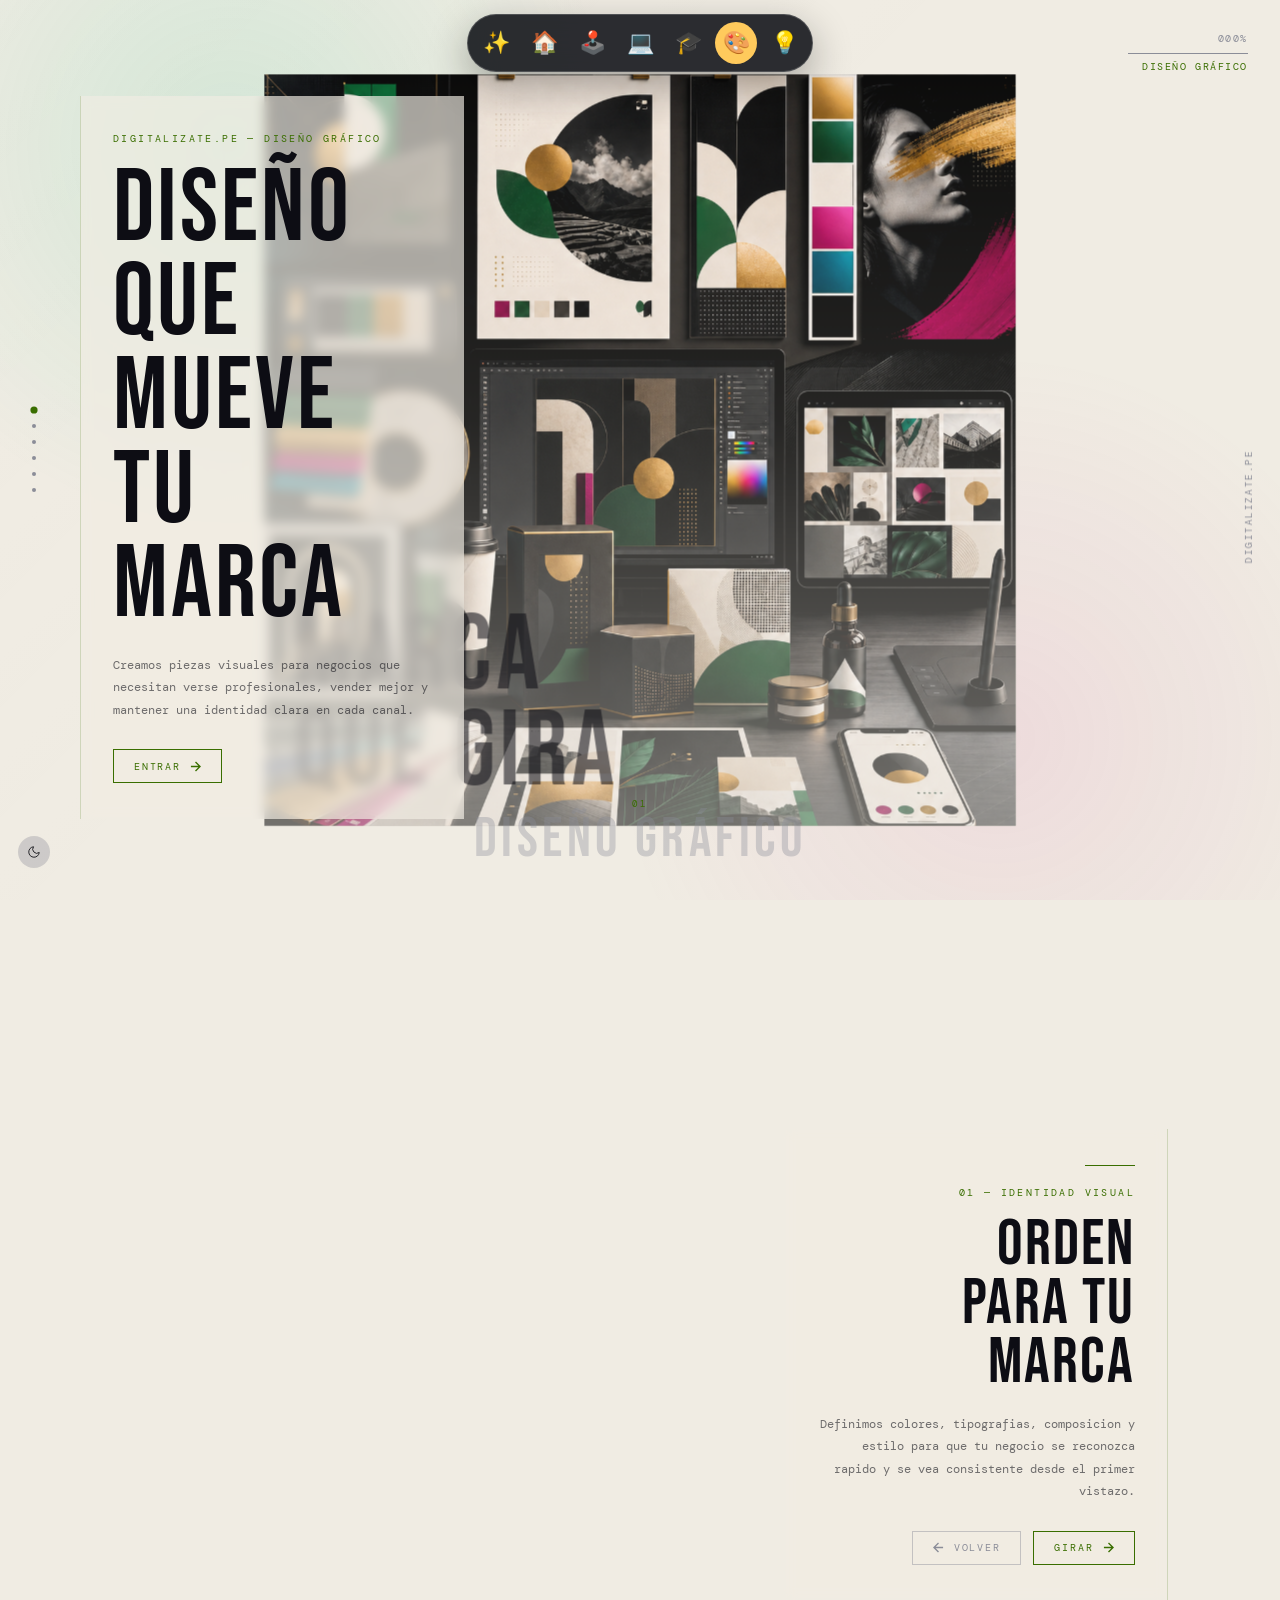
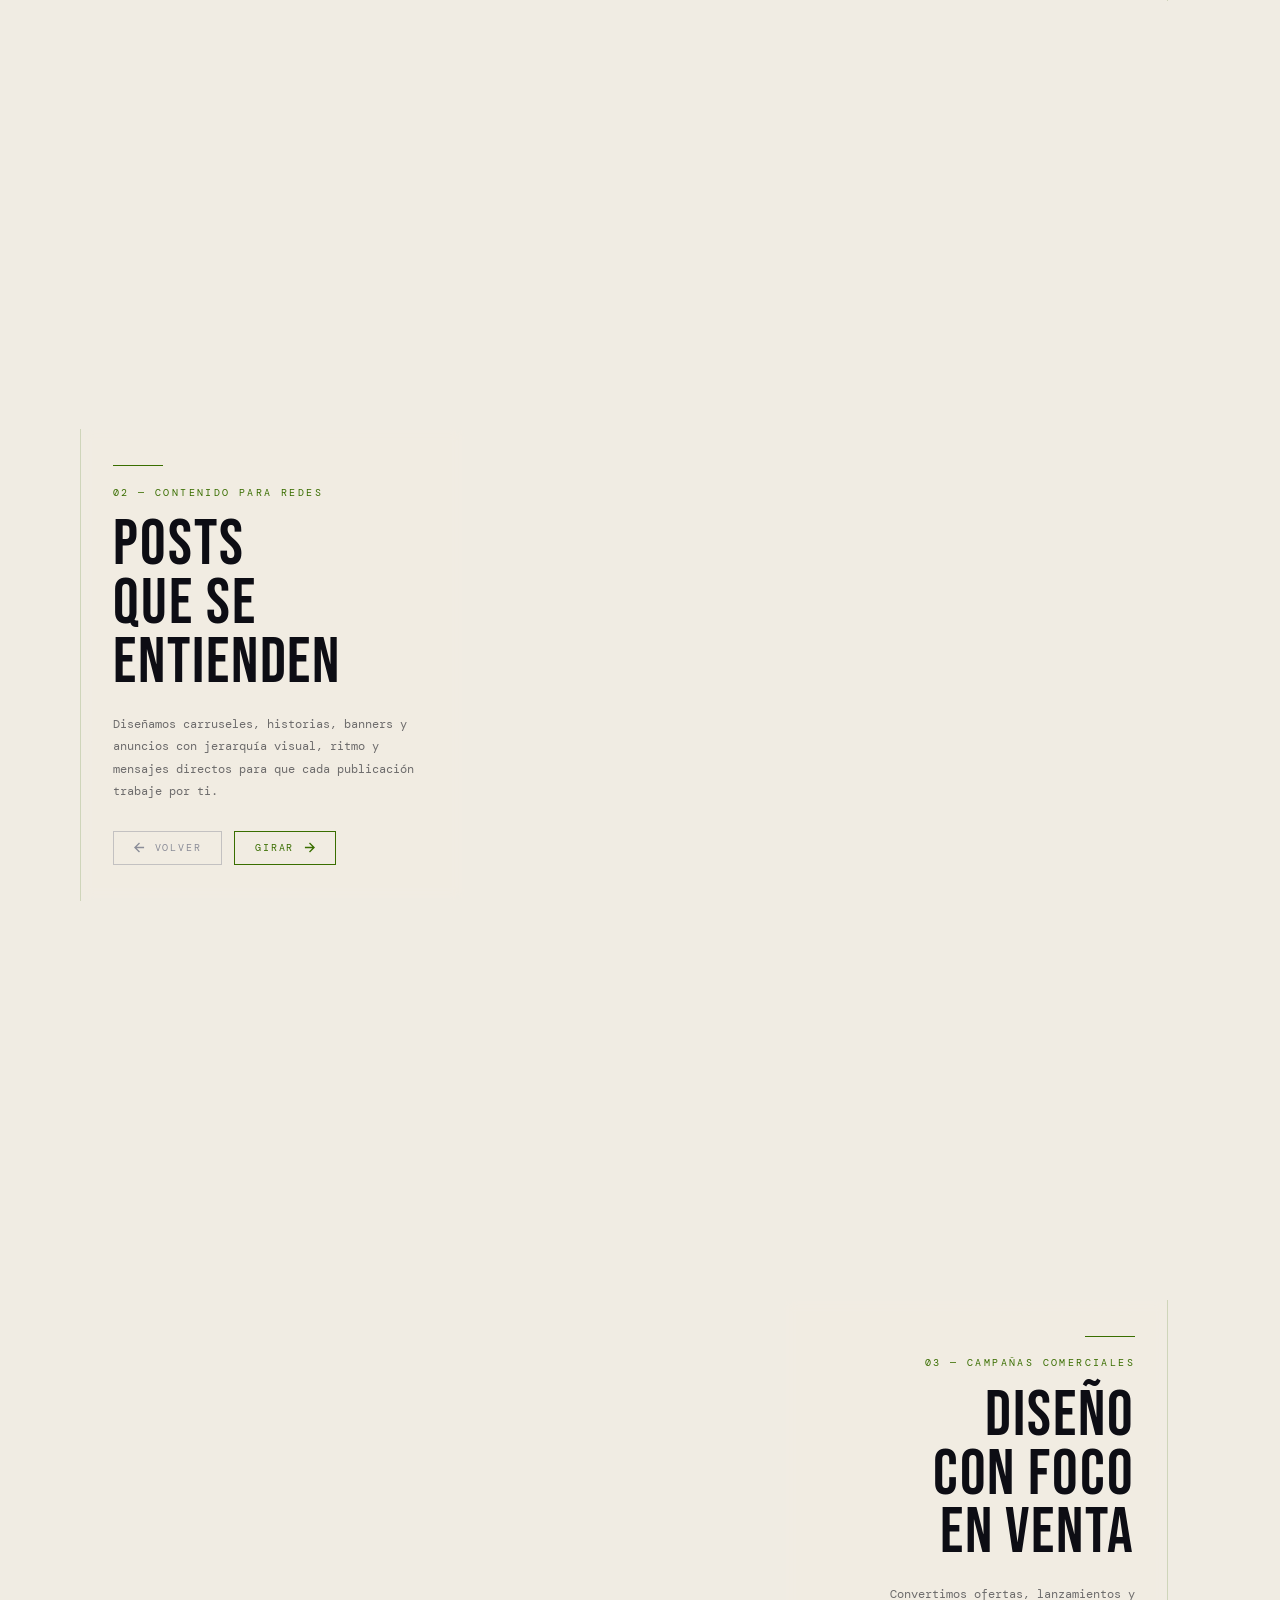
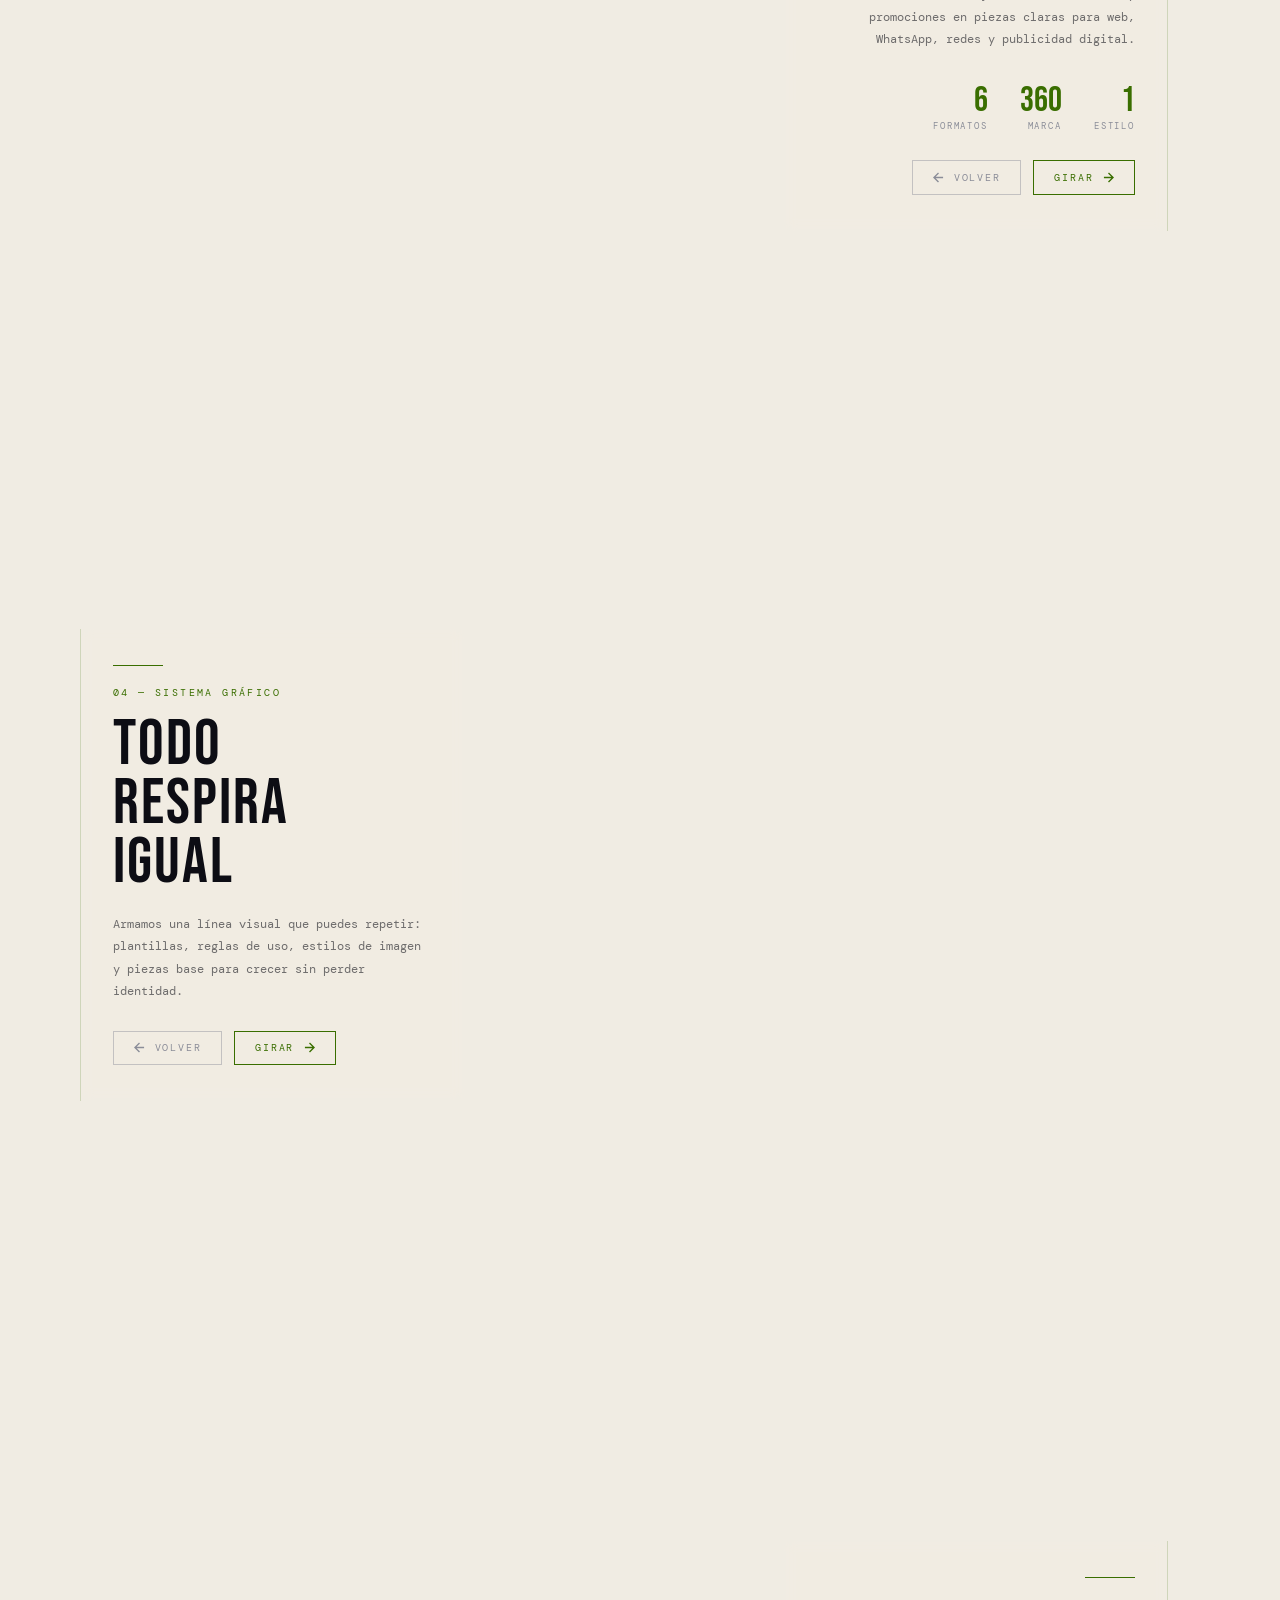
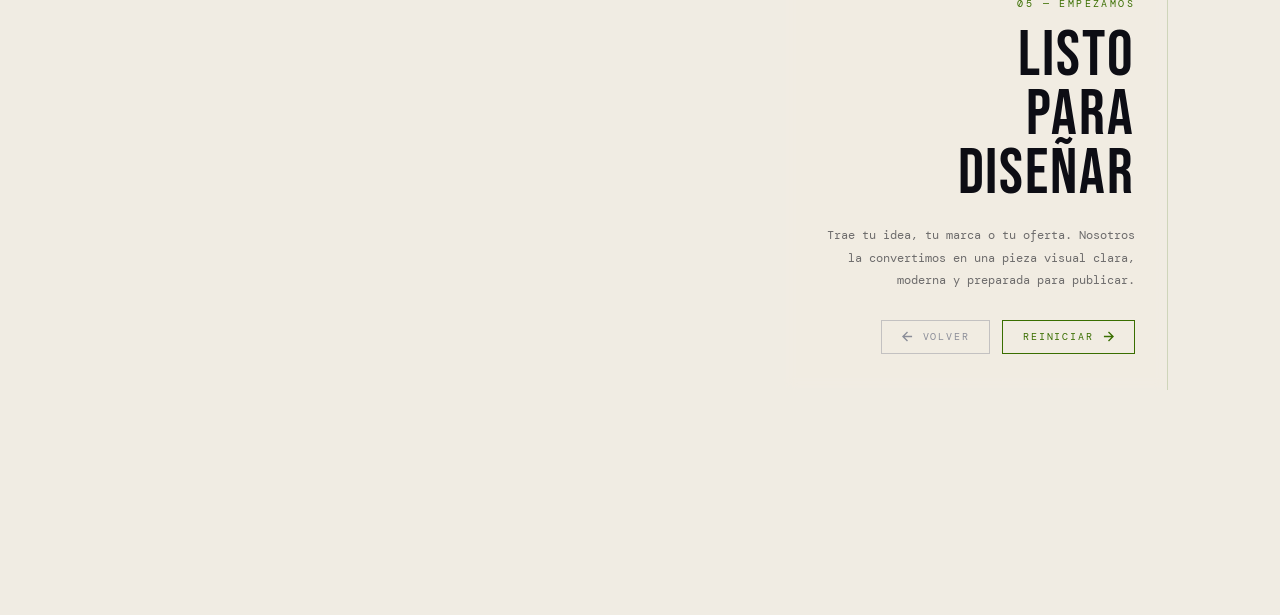
<file: diseno-grafico/index.html>
<!doctype html>
<html lang="es" data-theme="dark">
<head>
  <meta charset="utf-8">
  <meta name="viewport" content="width=device-width, initial-scale=1">
  <title>Diseño gráfico | Digitalizate.pe</title>
  <meta name="description" content="Diseño gráfico para marcas, redes sociales, campañas y piezas comerciales de Digitalizate.pe.">
  <link rel="preconnect" href="https://fonts.googleapis.com">
  <link rel="preconnect" href="https://fonts.gstatic.com" crossorigin>
  <link href="https://fonts.googleapis.com/css2?family=Bebas+Neue&family=DM+Mono:wght@300;400;500&display=swap" rel="stylesheet">
  <style>
    *,
    *::before,
    *::after {
      box-sizing: border-box;
      margin: 0;
      padding: 0;
    }

    :root {
      color-scheme: dark;
      --dark-bg: #1c1814;
      --dark-fg: #ede8df;
      --dark-muted: #8a7b6e;
      --light-bg: #f0ece3;
      --light-fg: #0d0d14;
      --light-muted: #8b8d98;
      --accent-dark: #d4a84b;
      --accent-light: #3a6e00;
      --pulse: #25c389;
      --signal: #d84c9f;
      --bg: var(--dark-bg);
      --fg: var(--dark-fg);
      --muted: var(--dark-muted);
      --accent: var(--accent-dark);
      --font-display: "Bebas Neue", Impact, sans-serif;
      --font-mono: "DM Mono", monospace;
      --hairline: 1px;
      --ui-inset: 2rem;
      --card-bg: rgba(28, 24, 20, 0.84);
      --card-border: rgba(212, 168, 75, 0.25);
      --nav-x: calc(var(--ui-inset) + 0.125rem);
      --reveal-offset: 0.625rem;
      --reveal-duration: 0.5s;
      --z-ui: 10;
    }

    html {
      scroll-behavior: auto;
      color-scheme: dark;
    }

    body {
      min-width: 320px;
      background: var(--bg);
      color: var(--fg);
      font-family: var(--font-mono);
      overflow-x: hidden;
      transition: background 0.3s ease, color 0.3s ease;
    }

    body::before {
      content: "";
      position: fixed;
      inset: 0;
      z-index: -1;
      background:
        radial-gradient(circle at 18% 16%, rgba(37, 195, 137, 0.14), transparent 24rem),
        radial-gradient(circle at 78% 82%, rgba(216, 76, 159, 0.1), transparent 24rem),
        linear-gradient(135deg, rgba(255, 255, 255, 0.035), transparent 45%);
      pointer-events: none;
    }

    #scene {
      position: fixed;
      inset: 0;
      z-index: 0;
      display: flex;
      align-items: center;
      justify-content: center;
      perspective: 1100px;
      pointer-events: none;
    }

    #scroll_container {
      position: relative;
      z-index: 1;
    }

    section {
      min-height: 100vh;
      display: flex;
      align-items: center;
      padding: 6rem calc(5rem + var(--ui-inset)) 6rem 5rem;
    }

    #cube {
      --s: min(74vw, 74vh, 560px);
      width: var(--s);
      height: var(--s);
      position: relative;
      transform-style: preserve-3d;
      transform: rotateX(90deg) rotateY(0deg);
      will-change: transform;
    }

    .face {
      position: absolute;
      inset: 0;
      overflow: hidden;
      backface-visibility: hidden;
      background:
        repeating-linear-gradient(0deg, rgba(255, 255, 255, 0.035) 0, rgba(255, 255, 255, 0.035) 1px, transparent 1px, transparent 48px),
        repeating-linear-gradient(90deg, rgba(255, 255, 255, 0.035) 0, rgba(255, 255, 255, 0.035) 1px, transparent 1px, transparent 48px),
        #14100d;
    }

    .face img {
      position: absolute;
      inset: 0;
      width: 100%;
      height: 100%;
      object-fit: cover;
      display: block;
      transform: scale(1.035);
    }

    .face::after {
      content: attr(data-title);
      position: absolute;
      left: 1.4rem;
      bottom: 1.25rem;
      max-width: 70%;
      font-family: var(--font-display);
      font-size: clamp(2.2rem, 7vw, 5rem);
      line-height: 0.88;
      letter-spacing: 0.04em;
      color: rgba(237, 232, 223, 0.68);
      text-shadow: 0 0 2rem rgba(0, 0, 0, 0.65);
      white-space: pre-line;
    }

    .face::before {
      content: "";
      position: absolute;
      inset: 0;
      background: linear-gradient(180deg, transparent 24%, rgba(0, 0, 0, 0.22) 62%, rgba(0, 0, 0, 0.55));
      z-index: 1;
      pointer-events: none;
    }

    .face::after {
      z-index: 2;
    }

    .face[data-face="front"] { transform: translateZ(calc(var(--s) / 2)); }
    .face[data-face="back"] { transform: rotateY(180deg) translateZ(calc(var(--s) / 2)); }
    .face[data-face="right"] { transform: rotateY(90deg) translateZ(calc(var(--s) / 2)); }
    .face[data-face="left"] { transform: rotateY(-90deg) translateZ(calc(var(--s) / 2)); }
    .face[data-face="top"] { transform: rotateX(-90deg) translateZ(calc(var(--s) / 2)); }
    .face[data-face="bottom"] { transform: rotateX(90deg) translateZ(calc(var(--s) / 2)); }

    .face[data-i="0"] img { filter: saturate(1.08) contrast(1.06); }
    .face[data-i="1"] img { filter: hue-rotate(18deg) saturate(1.2) contrast(1.05); }
    .face[data-i="2"] img { filter: hue-rotate(95deg) saturate(1.05) contrast(1.12); }
    .face[data-i="3"] img { filter: hue-rotate(185deg) saturate(1.02) contrast(1.08); }
    .face[data-i="4"] img { filter: hue-rotate(286deg) saturate(1.15) contrast(1.04); }
    .face[data-i="5"] img { filter: grayscale(0.2) sepia(0.18) saturate(1.3) contrast(1.08); }

    #hud {
      position: fixed;
      top: var(--ui-inset);
      right: var(--ui-inset);
      z-index: var(--z-ui);
      text-align: right;
      font-size: 0.65rem;
      letter-spacing: 0.15em;
      color: var(--muted);
      text-transform: uppercase;
    }

    #hud .progress-bar {
      width: 7.5rem;
      height: var(--hairline);
      background: var(--muted);
      margin-block-start: 0.5rem;
      margin-inline-start: auto;
      position: relative;
      overflow: hidden;
    }

    #hud .progress-fill {
      position: absolute;
      inset-block: 0;
      inset-inline-start: 0;
      width: 0%;
      background: var(--accent);
      transition: width 0.1s linear;
    }

    #hud .scene-label {
      font-size: 0.6rem;
      color: var(--accent);
      margin-block-start: 0.4rem;
    }

    #scene_strip {
      position: fixed;
      left: var(--nav-x);
      top: 50%;
      translate: -50% -50%;
      z-index: var(--z-ui);
      display: flex;
      flex-direction: column;
      gap: 0.75rem;
    }

    .scene-dot {
      position: relative;
      display: block;
      width: 0.25rem;
      height: 0.25rem;
      border-radius: 50%;
      background: var(--muted);
      transition: background 0.3s, scale 0.3s;
      cursor: pointer;
    }

    .scene-dot::before {
      content: "";
      position: absolute;
      inset: -0.25rem;
    }

    .scene-dot.active {
      background: var(--accent);
      scale: 1.8;
    }

    #theme_toggle {
      position: fixed;
      bottom: var(--ui-inset);
      left: var(--nav-x);
      translate: -50% 0;
      z-index: var(--z-ui);
      width: 2rem;
      height: 2rem;
      border: none;
      background: color-mix(in srgb, var(--muted) 35%, transparent);
      border-radius: 50%;
      cursor: pointer;
      display: flex;
      align-items: center;
      justify-content: center;
      transition: background 0.3s;
    }

    #theme_toggle:hover {
      background: color-mix(in srgb, var(--muted) 55%, transparent);
    }

    #theme_toggle svg {
      width: 0.875rem;
      height: 0.875rem;
      position: absolute;
      transition: opacity 0.3s ease, rotate 0.3s ease;
      color: var(--accent);
    }

    #theme_toggle .icon-sun {
      opacity: 1;
      rotate: 0deg;
    }

    #theme_toggle .icon-moon {
      opacity: 0;
      rotate: 90deg;
    }

    #face_caption {
      position: fixed;
      bottom: var(--ui-inset);
      left: 50%;
      translate: -50% 0;
      z-index: var(--z-ui);
      text-align: center;
      pointer-events: none;
      user-select: none;
    }

    #face_caption_num {
      font-size: 0.58rem;
      letter-spacing: 0.28em;
      color: var(--accent);
      text-transform: uppercase;
      margin-block-end: 0.15rem;
    }

    #face_caption_name {
      font-family: var(--font-display);
      font-size: clamp(1.8rem, 5vw, 3.5rem);
      letter-spacing: 0.08em;
      color: var(--muted);
      opacity: 0.5;
      line-height: 1;
    }

    #credit {
      position: fixed;
      right: var(--ui-inset);
      top: 50%;
      transform: translateY(-50%) rotate(-90deg);
      transform-origin: right center;
      z-index: var(--z-ui);
      font-size: 0.65rem;
      letter-spacing: 0.15em;
      text-transform: uppercase;
    }

    #credit a {
      color: var(--muted);
      text-decoration: none;
    }

    .text-card {
      max-width: 24rem;
      padding: 2.25rem 2rem;
      background: var(--card-bg);
      border-left: var(--hairline) solid var(--card-border);
      backdrop-filter: blur(6px) saturate(120%);
      -webkit-backdrop-filter: blur(6px) saturate(120%);
      overflow: hidden;
      transition: background 0.3s ease, border-color 0.3s ease;
    }

    .text-card.right {
      margin-inline-start: auto;
      border-left: none;
      border-right: var(--hairline) solid var(--card-border);
      text-align: right;
    }

    .text-card.right .h-line {
      transform-origin: right;
      margin-inline-start: auto;
    }

    .tag {
      font-size: 0.6rem;
      letter-spacing: 0.25em;
      text-transform: uppercase;
      color: var(--accent);
      margin-block-end: 1.1rem;
    }

    h1,
    h2 {
      font-family: var(--font-display);
      font-weight: 400;
      letter-spacing: 0.03em;
      line-height: 0.92;
    }

    h1 {
      font-size: clamp(3rem, 8vw, 6.5rem);
    }

    h2 {
      font-size: clamp(2.2rem, 5vw, 4rem);
    }

    .body-text {
      font-size: 0.78rem;
      line-height: 1.8;
      color: color-mix(in srgb, var(--fg) 58%, transparent);
      margin-block-start: 1.25rem;
    }

    .stat-row {
      display: flex;
      gap: 2rem;
      margin-block-start: 2rem;
      flex-wrap: wrap;
    }

    .text-card.right .stat-row {
      justify-content: flex-end;
    }

    .stat {
      display: flex;
      flex-direction: column;
      gap: 0.15rem;
    }

    .stat-num {
      font-family: var(--font-display);
      font-size: 2.2rem;
      color: var(--accent);
      line-height: 1;
    }

    .stat-label {
      font-size: 0.58rem;
      letter-spacing: 0.2em;
      text-transform: uppercase;
      color: var(--muted);
    }

    .h-line {
      width: 3.125rem;
      height: var(--hairline);
      background: var(--accent);
      margin-block-end: 1.2rem;
      transform-origin: left;
    }

    .cta-row {
      display: flex;
      align-items: center;
      justify-content: flex-start;
      gap: 0.75rem;
      margin-block-start: 1.75rem;
      flex-wrap: wrap;
    }

    .text-card.right .cta-row {
      justify-content: flex-end;
    }

    .cta,
    .cta-back {
      display: inline-flex;
      align-items: center;
      gap: 0.6rem;
      padding: 0.6rem 1.25rem;
      font-family: var(--font-mono);
      font-size: 0.62rem;
      letter-spacing: 0.18em;
      text-transform: uppercase;
      text-decoration: none;
      cursor: pointer;
      transition: opacity var(--reveal-duration) ease 0.35s, translate var(--reveal-duration) ease 0.35s, background 0.2s, color 0.2s, border-color 0.2s;
    }

    .cta {
      border: var(--hairline) solid var(--accent);
      color: var(--accent);
    }

    .cta:hover {
      background: var(--accent);
      color: var(--bg);
    }

    .cta-back {
      border: var(--hairline) solid color-mix(in srgb, var(--muted) 45%, transparent);
      color: var(--muted);
    }

    .cta-back:hover {
      background: color-mix(in srgb, var(--muted) 12%, transparent);
      border-color: var(--muted);
      color: var(--fg);
    }

    .cta svg,
    .cta-back svg {
      width: 0.6875rem;
      height: 0.6875rem;
      flex: 0 0 auto;
    }

    .tag,
    h1,
    h2,
    .body-text,
    .stat-row,
    .cta,
    .cta-back {
      opacity: 0;
      translate: 0 var(--reveal-offset);
    }

    h1,
    h2 {
      translate: 0 1.125rem;
      transition: opacity var(--reveal-duration) ease 0.08s, translate var(--reveal-duration) ease 0.08s;
    }

    .tag {
      transition: opacity var(--reveal-duration) ease, translate var(--reveal-duration) ease;
    }

    .body-text {
      transition: opacity var(--reveal-duration) ease 0.2s, translate var(--reveal-duration) ease 0.2s;
    }

    .stat-row {
      transition: opacity var(--reveal-duration) ease 0.3s, translate var(--reveal-duration) ease 0.3s;
    }

    .h-line {
      opacity: 0;
      scale: 0 1;
      transition: opacity 0.4s ease, scale 0.4s ease;
    }

    .visible {
      opacity: 1;
      translate: 0 0;
    }

    .h-line.visible {
      opacity: 1;
      scale: 1 1;
    }

    :root[data-theme="light"] {
      color-scheme: light;
      --bg: var(--light-bg);
      --fg: var(--light-fg);
      --muted: var(--light-muted);
      --accent: var(--accent-light);
      --card-bg: rgba(240, 236, 227, 0.68);
      --card-border: rgba(58, 110, 0, 0.18);
    }

    :root[data-theme="light"] .face {
      background:
        repeating-linear-gradient(0deg, rgba(0, 0, 0, 0.05) 0, rgba(0, 0, 0, 0.05) 1px, transparent 1px, transparent 48px),
        repeating-linear-gradient(90deg, rgba(0, 0, 0, 0.05) 0, rgba(0, 0, 0, 0.05) 1px, transparent 1px, transparent 48px),
        #ddd8cf;
    }

    :root[data-theme="light"] .face::before {
      background: linear-gradient(180deg, rgba(240, 236, 227, 0.05), rgba(240, 236, 227, 0.16) 46%, rgba(240, 236, 227, 0.48));
    }

    :root[data-theme="light"] .face::after {
      color: rgba(13, 13, 20, 0.56);
      text-shadow: none;
    }

    :root[data-theme="light"] #theme_toggle svg {
      color: var(--fg);
    }

    :root[data-theme="light"] #theme_toggle .icon-sun {
      opacity: 0;
      rotate: -90deg;
    }

    :root[data-theme="light"] #theme_toggle .icon-moon {
      opacity: 1;
      rotate: 0deg;
    }

    :root[data-theme="light"] #face_caption_name {
      opacity: 0.35;
    }

    @media (max-width: 56.25em) {
      :root {
        --ui-inset: 1rem;
      }

      #hud {
        top: 1rem;
        right: 1rem;
      }

      #hud .progress-bar {
        width: 6rem;
      }

      #scene_strip {
        display: none;
      }

      #theme_toggle {
        bottom: 1rem;
        left: 1.25rem;
        translate: 0 0;
      }

      #face_caption {
        bottom: 1rem;
      }

      #credit {
        display: none;
      }

      #cube {
        --s: min(86vw, 58vh, 430px);
      }

      section {
        min-height: 150vh;
        align-items: flex-end;
        padding: 0 1.5rem 3.5rem;
      }

      #s0 {
        min-height: 100vh;
        align-items: center;
        padding: 4rem 1.5rem;
      }

      .text-card,
      .text-card.right {
        max-width: 100%;
        padding: 1.5rem 1.25rem;
      }

      .body-text {
        line-height: 1.55;
      }

      .stat-row {
        gap: 1.25rem;
        margin-block-start: 1.25rem;
      }

      .cta-row {
        margin-block-start: 1.25rem;
      }
    }
  </style>
  <link rel="stylesheet" href="../site-nav.css">
</head>
<body>
  <div id="scene" aria-hidden="true">
    <div id="cube">
      <div class="face" data-face="top" data-i="0" data-title="MARCA&#10;QUE GIRA"><img src="assets/cube-design.png" alt="" loading="eager" fetchpriority="high" decoding="async"></div>
      <div class="face" data-face="front" data-i="1" data-title="PIEZAS&#10;QUE VENDEN"><img src="assets/cube-design.png" alt="" loading="lazy" decoding="async"></div>
      <div class="face" data-face="right" data-i="2" data-title="REDES&#10;CON RITMO"><img src="assets/cube-design.png" alt="" loading="lazy" decoding="async"></div>
      <div class="face" data-face="back" data-i="3" data-title="IDENTIDAD&#10;VISUAL"><img src="assets/cube-design.png" alt="" loading="lazy" decoding="async"></div>
      <div class="face" data-face="left" data-i="4" data-title="CAMPAÑAS&#10;CLARAS"><img src="assets/cube-design.png" alt="" loading="lazy" decoding="async"></div>
      <div class="face" data-face="bottom" data-i="5" data-title="LISTO&#10;PARA LANZAR"><img src="assets/cube-design.png" alt="" loading="lazy" decoding="async"></div>
    </div>
  </div>

  <div id="hud">
    <div id="hud_pct">000%</div>
    <div class="progress-bar"><div class="progress-fill" id="prog_fill"></div></div>
    <div class="scene-label" id="scene_name">DISEÑO GRÁFICO</div>
  </div>

  <button id="theme_toggle" aria-label="Cambiar modo claro u oscuro">
    <svg class="icon-sun" viewBox="0 0 24 24" fill="none" stroke="currentColor" stroke-width="1.5" aria-hidden="true">
      <circle cx="12" cy="12" r="4"></circle>
      <path d="M12 2v2M12 20v2M4.93 4.93l1.41 1.41M17.66 17.66l1.41 1.41M2 12h2M20 12h2M4.93 19.07l1.41-1.41M17.66 6.34l1.41-1.41"></path>
    </svg>
    <svg class="icon-moon" viewBox="0 0 24 24" fill="none" stroke="currentColor" stroke-width="1.5" aria-hidden="true">
      <path d="M21 12.79A9 9 0 1 1 11.21 3a7 7 0 0 0 9.79 9.79z"></path>
    </svg>
  </button>

  <nav id="scene_strip" aria-label="Secciones">
    <a href="#s0" class="scene-dot active" aria-label="Inicio"></a>
    <a href="#s1" class="scene-dot" aria-label="Marcas"></a>
    <a href="#s2" class="scene-dot" aria-label="Redes"></a>
    <a href="#s3" class="scene-dot" aria-label="Campañas"></a>
    <a href="#s4" class="scene-dot" aria-label="Sistema"></a>
    <a href="#s5" class="scene-dot" aria-label="Contacto"></a>
  </nav>

  <div id="face_caption">
    <div id="face_caption_num">01</div>
    <div id="face_caption_name">DISEÑO GRÁFICO</div>
  </div>

  <main id="scroll_container">
    <section id="s0">
      <div class="text-card">
        <div class="tag">Digitalizate.pe — Diseño gráfico</div>
        <h1>DISEÑO<br>QUE MUEVE<br>TU MARCA</h1>
        <p class="body-text">Creamos piezas visuales para negocios que necesitan verse profesionales, vender mejor y mantener una identidad clara en cada canal.</p>
        <div class="cta-row">
          <a class="cta" href="#s1">Entrar
            <svg viewBox="0 0 12 12" fill="none" stroke="currentColor" stroke-width="1.5" aria-hidden="true"><path d="M1 6h10M6 1l5 5-5 5"></path></svg>
          </a>
        </div>
      </div>
    </section>

    <section id="s1">
      <div class="text-card right">
        <div class="h-line"></div>
        <div class="tag">01 — Identidad visual</div>
        <h2>ORDEN<br>PARA TU<br>MARCA</h2>
        <p class="body-text">Definimos colores, tipografias, composicion y estilo para que tu negocio se reconozca rapido y se vea consistente desde el primer vistazo.</p>
        <div class="cta-row">
          <a class="cta-back" href="#s0">
            <svg viewBox="0 0 12 12" fill="none" stroke="currentColor" stroke-width="1.5" aria-hidden="true"><path d="M11 6H1M6 11L1 6l5-5"></path></svg>Volver
          </a>
          <a class="cta" href="#s2">Girar
            <svg viewBox="0 0 12 12" fill="none" stroke="currentColor" stroke-width="1.5" aria-hidden="true"><path d="M1 6h10M6 1l5 5-5 5"></path></svg>
          </a>
        </div>
      </div>
    </section>

    <section id="s2">
      <div class="text-card">
        <div class="h-line"></div>
        <div class="tag">02 — Contenido para redes</div>
        <h2>POSTS<br>QUE SE<br>ENTIENDEN</h2>
        <p class="body-text">Diseñamos carruseles, historias, banners y anuncios con jerarquía visual, ritmo y mensajes directos para que cada publicación trabaje por ti.</p>
        <div class="cta-row">
          <a class="cta-back" href="#s1">
            <svg viewBox="0 0 12 12" fill="none" stroke="currentColor" stroke-width="1.5" aria-hidden="true"><path d="M11 6H1M6 11L1 6l5-5"></path></svg>Volver
          </a>
          <a class="cta" href="#s3">Girar
            <svg viewBox="0 0 12 12" fill="none" stroke="currentColor" stroke-width="1.5" aria-hidden="true"><path d="M1 6h10M6 1l5 5-5 5"></path></svg>
          </a>
        </div>
      </div>
    </section>

    <section id="s3">
      <div class="text-card right">
        <div class="h-line"></div>
        <div class="tag">03 — Campañas comerciales</div>
        <h2>DISEÑO<br>CON FOCO<br>EN VENTA</h2>
        <p class="body-text">Convertimos ofertas, lanzamientos y promociones en piezas claras para web, WhatsApp, redes y publicidad digital.</p>
        <div class="stat-row">
          <div class="stat"><span class="stat-num">6</span><span class="stat-label">Formatos</span></div>
          <div class="stat"><span class="stat-num">360</span><span class="stat-label">Marca</span></div>
          <div class="stat"><span class="stat-num">1</span><span class="stat-label">Estilo</span></div>
        </div>
        <div class="cta-row">
          <a class="cta-back" href="#s2">
            <svg viewBox="0 0 12 12" fill="none" stroke="currentColor" stroke-width="1.5" aria-hidden="true"><path d="M11 6H1M6 11L1 6l5-5"></path></svg>Volver
          </a>
          <a class="cta" href="#s4">Girar
            <svg viewBox="0 0 12 12" fill="none" stroke="currentColor" stroke-width="1.5" aria-hidden="true"><path d="M1 6h10M6 1l5 5-5 5"></path></svg>
          </a>
        </div>
      </div>
    </section>

    <section id="s4">
      <div class="text-card">
        <div class="h-line"></div>
        <div class="tag">04 — Sistema gráfico</div>
        <h2>TODO<br>RESPIRA<br>IGUAL</h2>
        <p class="body-text">Armamos una línea visual que puedes repetir: plantillas, reglas de uso, estilos de imagen y piezas base para crecer sin perder identidad.</p>
        <div class="cta-row">
          <a class="cta-back" href="#s3">
            <svg viewBox="0 0 12 12" fill="none" stroke="currentColor" stroke-width="1.5" aria-hidden="true"><path d="M11 6H1M6 11L1 6l5-5"></path></svg>Volver
          </a>
          <a class="cta" href="#s5">Girar
            <svg viewBox="0 0 12 12" fill="none" stroke="currentColor" stroke-width="1.5" aria-hidden="true"><path d="M1 6h10M6 1l5 5-5 5"></path></svg>
          </a>
        </div>
      </div>
    </section>

    <section id="s5">
      <div class="text-card right">
        <div class="h-line"></div>
        <div class="tag">05 — Empezamos</div>
        <h2>LISTO<br>PARA<br>DISEÑAR</h2>
        <p class="body-text">Trae tu idea, tu marca o tu oferta. Nosotros la convertimos en una pieza visual clara, moderna y preparada para publicar.</p>
        <div class="cta-row">
          <a class="cta-back" href="#s4">
            <svg viewBox="0 0 12 12" fill="none" stroke="currentColor" stroke-width="1.5" aria-hidden="true"><path d="M11 6H1M6 11L1 6l5-5"></path></svg>Volver
          </a>
          <a class="cta" href="#s0">Reiniciar
            <svg viewBox="0 0 12 12" fill="none" stroke="currentColor" stroke-width="1.5" aria-hidden="true"><path d="M1 6h10M6 1l5 5-5 5"></path></svg>
          </a>
        </div>
      </div>
    </section>
  </main>

  <div id="credit"><a href="https://digitalizate.pe/" target="_blank" rel="noopener">Digitalizate.pe</a></div>

  <script>
    const FACE_NAMES = [
      "DISEÑO GRÁFICO",
      "IDENTIDAD",
      "REDES",
      "CAMPAÑAS",
      "SISTEMA",
      "LANZAMIENTO"
    ];

    const N = FACE_NAMES.length;
    const STOPS = [
      { rx: 90, ry: 0 },
      { rx: 0, ry: 0 },
      { rx: 0, ry: -90 },
      { rx: 0, ry: -180 },
      { rx: 0, ry: -270 },
      { rx: -90, ry: -360 }
    ];

    const dom = {
      cube: document.getElementById("cube"),
      scrollEl: document.getElementById("scroll_container"),
      strip: document.getElementById("scene_strip"),
      hudPct: document.getElementById("hud_pct"),
      progFill: document.getElementById("prog_fill"),
      sceneName: document.getElementById("scene_name"),
      captionNum: document.getElementById("face_caption_num"),
      captionName: document.getElementById("face_caption_name"),
      themeToggle: document.getElementById("theme_toggle")
    };

    const sceneDots = [...document.querySelectorAll(".scene-dot")];
    const sections = [...document.querySelectorAll("#scroll_container section")];
    let lastFaceIdx = -1;
    let sectionTops = [];
    let maxScroll = 1;
    let lastScrollHeight = 0;
    let lastInnerHeight = 0;
    let tgt = 0;
    let smooth = 0;
    let velocity = 0;
    let lastNow = performance.now();
    let anchorAnim = null;
    const mqSmall = window.matchMedia("(max-width: 56.25em)");

    const easeIO = (t) => (t < 0.5 ? 2 * t * t : -1 + (4 - 2 * t) * t);

    function buildSectionTops() {
      sectionTops = sections.map((s) => s.getBoundingClientRect().top + window.scrollY);
    }

    function sectionIndexFromScroll(y) {
      const mid = y + innerHeight * 0.5;
      let idx = 0;
      for (let i = 0; i < sectionTops.length; i++) {
        if (mid >= sectionTops[i]) idx = i;
      }
      return Math.min(idx, N - 1);
    }

    function resize() {
      const h = document.documentElement.scrollHeight;
      const vh = innerHeight;
      if (h === lastScrollHeight && vh === lastInnerHeight) return;
      lastScrollHeight = h;
      lastInnerHeight = vh;
      maxScroll = Math.max(1, h - vh);
      buildSectionTops();
    }

    function updateHUD(s) {
      const p = Math.round(s * 100);
      const si = sectionIndexFromScroll(window.scrollY);
      dom.hudPct.textContent = String(p).padStart(3, "0") + "%";
      dom.progFill.style.width = `${p}%`;
      if (si !== lastFaceIdx) {
        lastFaceIdx = si;
        const name = FACE_NAMES[si] ?? "";
        dom.sceneName.textContent = name;
        dom.captionNum.textContent = String(si + 1).padStart(2, "0");
        dom.captionName.textContent = name;
        sceneDots.forEach((d, i) => d.classList.toggle("active", i === si));
      }
    }

    function setCubeTransform(s) {
      const t = s * (N - 1);
      const i = Math.min(Math.floor(t), N - 2);
      const f = easeIO(t - i);
      const a = STOPS[i];
      const b = STOPS[i + 1];
      const rx = a.rx + (b.rx - a.rx) * f;
      const ry = a.ry + (b.ry - a.ry) * f;
      dom.cube.style.transform = `rotateX(${rx}deg) rotateY(${ry}deg)`;
    }

    function stopAnchorAnim() {
      if (anchorAnim) {
        cancelAnimationFrame(anchorAnim);
        anchorAnim = null;
      }
    }

    const dynamicFriction = (v) => (Math.abs(v) > 200 ? 0.8 : 0.9);

    function frame(now) {
      requestAnimationFrame(frame);
      if (document.hidden) {
        lastNow = now;
        return;
      }

      const dt = Math.min((now - lastNow) / 1000, 0.05);
      lastNow = now;
      velocity *= Math.pow(dynamicFriction(velocity), dt * 60);
      if (Math.abs(velocity) < 0.01) velocity = 0;

      if (Math.abs(velocity) > 0.2) {
        const next = Math.max(0, Math.min(window.scrollY + velocity * 0.1, maxScroll));
        window.scrollTo(0, next);
        tgt = next / maxScroll;
      }

      smooth += (tgt - smooth) * (1 - Math.exp(-dt * 8));
      smooth = Math.max(0, Math.min(1, smooth));
      updateHUD(smooth);
      setCubeTransform(smooth);
    }

    const mq = window.matchMedia("(prefers-color-scheme: dark)");
    const getSystemTheme = () => (mq.matches ? "dark" : "light");

    function applyTheme(theme) {
      document.documentElement.setAttribute("data-theme", theme);
      document.documentElement.style.colorScheme = theme;
    }

    applyTheme(getSystemTheme());
    mq.addEventListener("change", (e) => applyTheme(e.matches ? "dark" : "light"));
    dom.themeToggle.addEventListener("click", () => {
      const cur = document.documentElement.getAttribute("data-theme") || getSystemTheme();
      applyTheme(cur === "dark" ? "light" : "dark");
    });

    window.addEventListener("resize", () => {
      resize();
      tgt = maxScroll > 0 ? window.scrollY / maxScroll : 0;
      smooth = tgt;
    });

    const ro = new ResizeObserver(() => {
      requestAnimationFrame(() => {
        resize();
        tgt = maxScroll > 0 ? window.scrollY / maxScroll : 0;
        smooth = tgt;
      });
    });

    ro.observe(document.documentElement);

    window.addEventListener("scroll", () => {
      tgt = maxScroll > 0 ? window.scrollY / maxScroll : 0;
      tgt = Math.max(0, Math.min(1, tgt));
    }, { passive: true });

    window.addEventListener("wheel", (e) => {
      e.preventDefault();
      const linePx = 16;
      const pagePx = innerHeight * 0.9;
      const delta = e.deltaMode === 1 ? e.deltaY * linePx : e.deltaMode === 2 ? e.deltaY * pagePx : e.deltaY;
      if (Math.abs(delta) < 5) return;
      stopAnchorAnim();
      velocity += delta;
      velocity = Math.max(-600, Math.min(600, velocity));
    }, { passive: false });

    const revealEls = [...document.querySelectorAll(".tag, h1, h2, .body-text, .stat-row, .cta, .cta-back, .h-line")];
    const io = new IntersectionObserver((entries) => {
      entries.forEach((entry) => {
        if (entry.isIntersecting) {
          entry.target.classList.add("visible");
          io.unobserve(entry.target);
        }
      });
    }, { threshold: 0.1 });
    revealEls.forEach((el) => io.observe(el));

    const easeInOutCubic = (t) => t < 0.5 ? 4 * t * t * t : 1 - Math.pow(-2 * t + 2, 3) / 2;

    function smoothScrollToY(targetY, duration = 900) {
      stopAnchorAnim();
      velocity = 0;
      const startY = window.scrollY;
      const diff = targetY - startY;
      const start = performance.now();
      const tick = (now) => {
        const p = Math.min(1, (now - start) / duration);
        const y = startY + diff * easeInOutCubic(p);
        window.scrollTo(0, y);
        tgt = y / maxScroll;
        smooth = tgt;
        if (p < 1) {
          anchorAnim = requestAnimationFrame(tick);
        } else {
          anchorAnim = null;
        }
      };
      anchorAnim = requestAnimationFrame(tick);
    }

    window.addEventListener("touchstart", stopAnchorAnim, { passive: true });
    window.addEventListener("mousedown", stopAnchorAnim, { passive: true });
    window.addEventListener("keydown", stopAnchorAnim);

    document.addEventListener("click", (e) => {
      const a = e.target.closest('a[href^="#s"]');
      if (!a) return;
      const target = document.querySelector(a.getAttribute("href"));
      if (!target) return;
      e.preventDefault();
      const isHero = a.getAttribute("href") === "#s0";
      const idx = sections.indexOf(target);
      const baseY = idx >= 0 ? sectionTops[idx] : target.getBoundingClientRect().top + window.scrollY;
      const extraOffset = mqSmall.matches && !isHero ? Math.max(0, target.offsetHeight - innerHeight) : 0;
      smoothScrollToY(Math.max(0, baseY + extraOffset));
    });

    resize();
    requestAnimationFrame(frame);
  </script>
  <script defer src="../site-nav.js"></script>
</body>
</html>
</file>
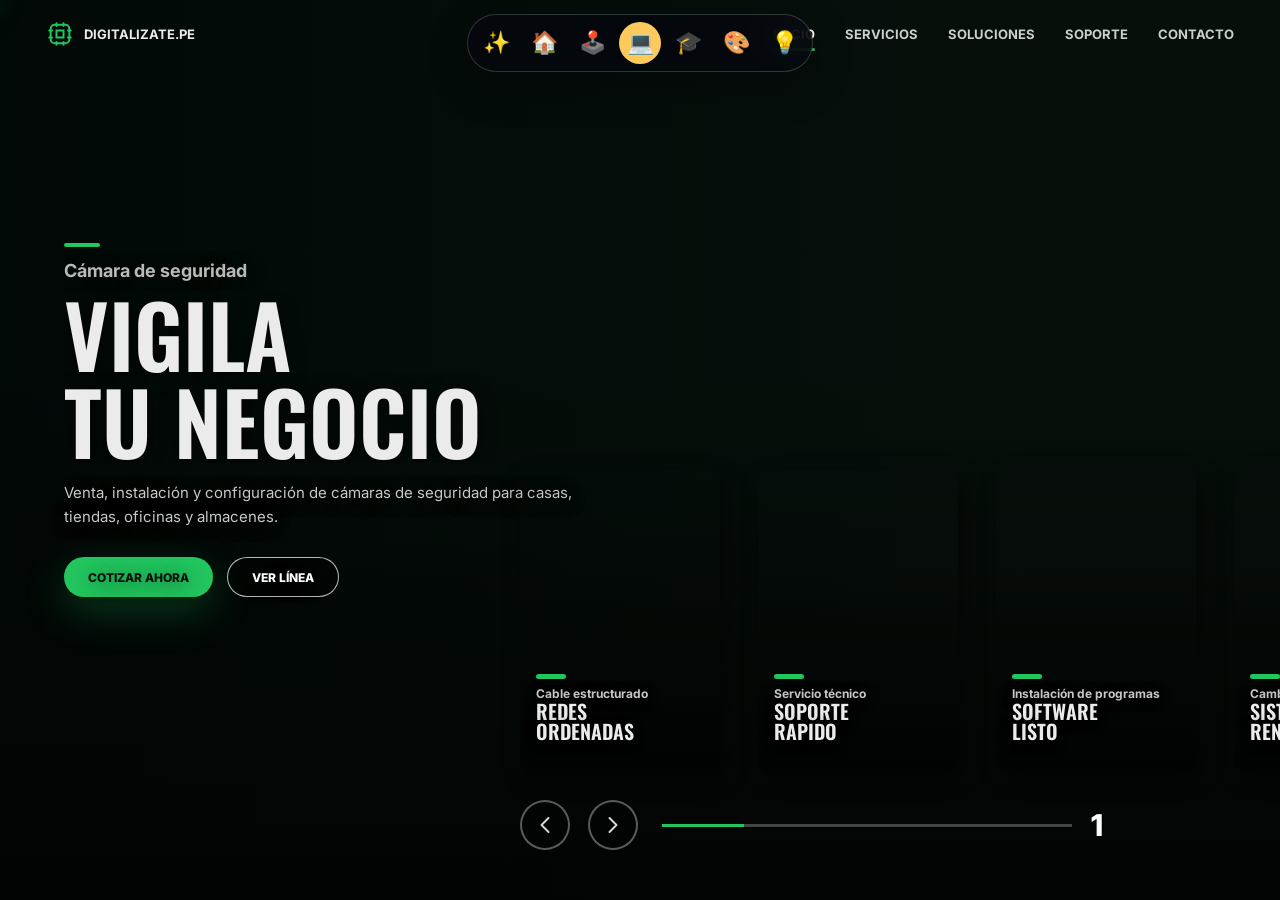
<file: hardware/index.html>
<!DOCTYPE html>
<html lang="es">
<head>
  <meta charset="UTF-8">
  <meta name="viewport" content="width=device-width, initial-scale=1.0">
  <title>Digitalizate.pe | Cámaras, Redes y Servicio Técnico</title>
  <link rel="preconnect" href="https://fonts.googleapis.com">
  <link rel="preconnect" href="https://fonts.gstatic.com" crossorigin>
  <link href="https://fonts.googleapis.com/css2?family=Inter:wght@400;500;600;700;800&family=Oswald:wght@500;600&display=swap" rel="stylesheet">
  <link rel="stylesheet" href="styles.css">
  <link rel="stylesheet" href="../site-nav.css">
</head>
<body>
  <div class="indicator" aria-hidden="true"></div>

  <nav class="site-nav" aria-label="Navegación principal">
    <a class="brand" href="#">
      <span class="brand-mark" aria-hidden="true">
        <svg viewBox="0 0 24 24" fill="none">
          <path d="M4 7.5A3.5 3.5 0 0 1 7.5 4h9A3.5 3.5 0 0 1 20 7.5v9a3.5 3.5 0 0 1-3.5 3.5h-9A3.5 3.5 0 0 1 4 16.5v-9Z" stroke="currentColor" stroke-width="1.7"/>
          <path d="M9 9h6v6H9V9Z" stroke="currentColor" stroke-width="1.7"/>
          <path d="M9 2.8v2.4M15 2.8v2.4M9 18.8v2.4M15 18.8v2.4M2.8 9h2.4M2.8 15h2.4M18.8 9h2.4M18.8 15h2.4" stroke="currentColor" stroke-width="1.7" stroke-linecap="round"/>
        </svg>
      </span>
      <span>Digitalizate.pe</span>
    </a>

    <button class="menu-toggle" type="button" aria-label="Abrir menú" aria-expanded="false" aria-controls="nav-links">
      <span></span>
      <span></span>
    </button>

    <div class="nav-links" id="nav-links">
      <a class="active" href="#">Inicio</a>
      <a href="#">Servicios</a>
      <a href="#">Soluciones</a>
      <a href="#">Soporte</a>
      <a href="#">Contacto</a>
    </div>
  </nav>

  <main>
    <section class="hero" aria-label="Catálogo destacado de hardware">
      <div id="slider-stage" class="slider-stage"></div>

      <article class="details" id="details-even">
        <div class="eyebrow"><span>Cámara de seguridad</span></div>
        <h1><span class="title-1">VIGILA</span><span class="title-2">TU NEGOCIO</span></h1>
        <p class="desc">Venta, instalación y configuración de cámaras de seguridad para casas, tiendas, oficinas y almacenes.</p>
        <div class="cta">
          <a class="primary-action" href="https://wa.me/51999999999" target="_blank" rel="noreferrer">Cotizar ahora</a>
          <a class="secondary-action" href="#catalogo">Ver línea</a>
        </div>
      </article>

      <article class="details" id="details-odd" aria-hidden="true">
        <div class="eyebrow"><span>Cámara de seguridad</span></div>
        <h1><span class="title-1">VIGILA</span><span class="title-2">TU NEGOCIO</span></h1>
        <p class="desc">Venta, instalación y configuración de cámaras de seguridad para casas, tiendas, oficinas y almacenes.</p>
        <div class="cta">
          <a class="primary-action" href="https://wa.me/51999999999" target="_blank" rel="noreferrer">Cotizar ahora</a>
          <a class="secondary-action" href="#catalogo">Ver línea</a>
        </div>
      </article>

      <div class="pagination" id="pagination" aria-label="Controles del slider">
        <button class="arrow arrow-left" type="button" aria-label="Anterior">
          <svg viewBox="0 0 24 24" fill="none">
            <path d="M15.5 19 8.5 12l7-7" stroke="currentColor" stroke-width="2" stroke-linecap="round" stroke-linejoin="round"/>
          </svg>
        </button>
        <button class="arrow arrow-right" type="button" aria-label="Siguiente">
          <svg viewBox="0 0 24 24" fill="none">
            <path d="m8.5 5 7 7-7 7" stroke="currentColor" stroke-width="2" stroke-linecap="round" stroke-linejoin="round"/>
          </svg>
        </button>
        <div class="progress-sub-container" aria-hidden="true">
          <div class="progress-sub-background">
            <div class="progress-sub-foreground"></div>
          </div>
        </div>
        <div class="slide-numbers" id="slide-numbers" aria-hidden="true"></div>
      </div>
    </section>
  </main>

  <div class="cover" aria-hidden="true"></div>

  <script defer src="https://cdnjs.cloudflare.com/ajax/libs/gsap/3.12.5/gsap.min.js"></script>
  <script defer src="script.js"></script>
  <script defer src="../site-nav.js"></script>
</body>
</html>
</file>
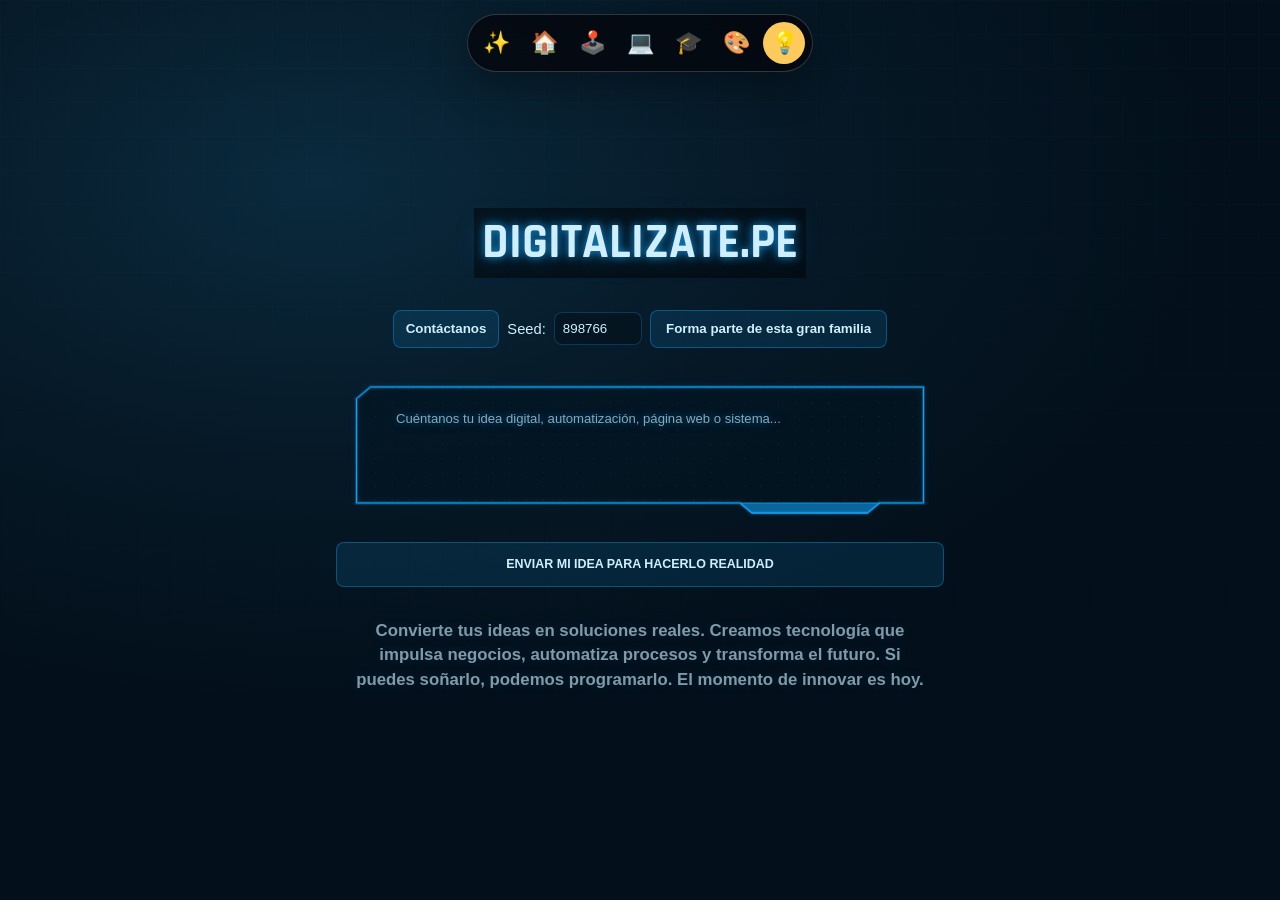
<file: ideas/index.html>
<!doctype html>
<html lang="es">

<head>
  <meta charset="utf-8">
  <meta name="viewport" content="width=device-width, initial-scale=1">
  <title>Digitalizate.pe | Ideas</title>
  <link rel="preconnect" href="https://fonts.googleapis.com">
  <link rel="preconnect" href="https://fonts.gstatic.com" crossorigin>
  <link href="https://fonts.googleapis.com/css2?family=Rajdhani:wght@500;600;700&display=swap" rel="stylesheet">
  <link rel="stylesheet" href="styles.css">
  <link rel="stylesheet" href="../site-nav.css">
</head>

<body>
  <main class="shell">
    <header class="brand">Digitalizate.pe</header>

    <section id="app" aria-label="Generador de ideas Digitalizape">
      <div class="toolbar">
        <button id="btnRand" type="button">Contáctanos</button>
        <div class="seed-wrapper">
          <label for="seedInput">Seed:</label>
          <input id="seedInput" inputmode="numeric" placeholder="898766">
          <button id="btnSeed" type="button">Forma parte de esta gran familia</button>
        </div>
      </div>

      <div class="wrapper" id="stage">
        <div id="frame">
          <div class="container">
            <label class="sr-only" for="ideaText">Tu idea</label>
            <textarea id="ideaText"
              placeholder="Cuéntanos tu idea digital, automatización, página web o sistema..."></textarea>
          </div>
          <span aria-hidden="true"></span>
        </div>
      </div>

      <button id="send-idea" type="button">enviar mi idea para hacerlo realidad</button>
    </section>

    <footer>Convierte tus ideas en soluciones reales. Creamos tecnología que impulsa negocios, automatiza procesos y
      transforma el futuro. Si puedes soñarlo, podemos programarlo. El momento de innovar es hoy.</footer>
  </main>

  <script defer src="script.js"></script>
  <script defer src="../site-nav.js"></script>
</body>

</html>
</file>
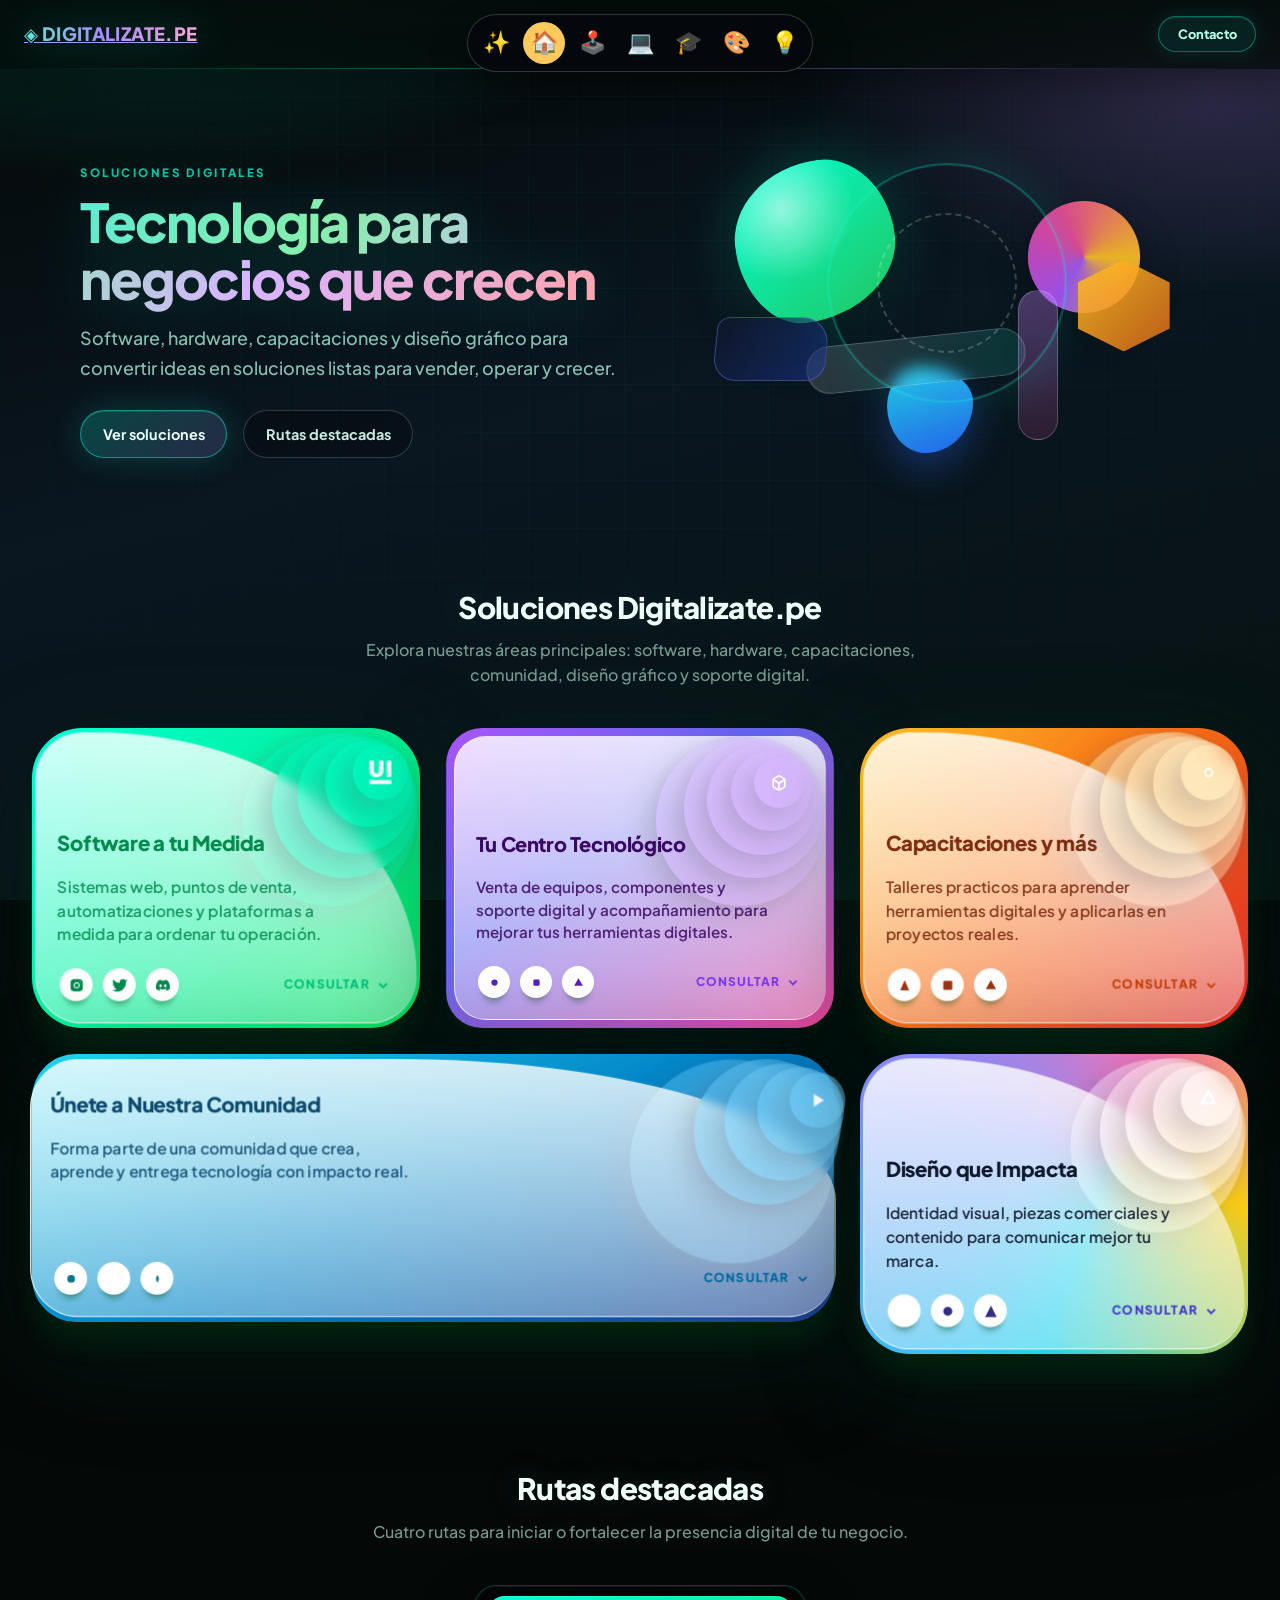
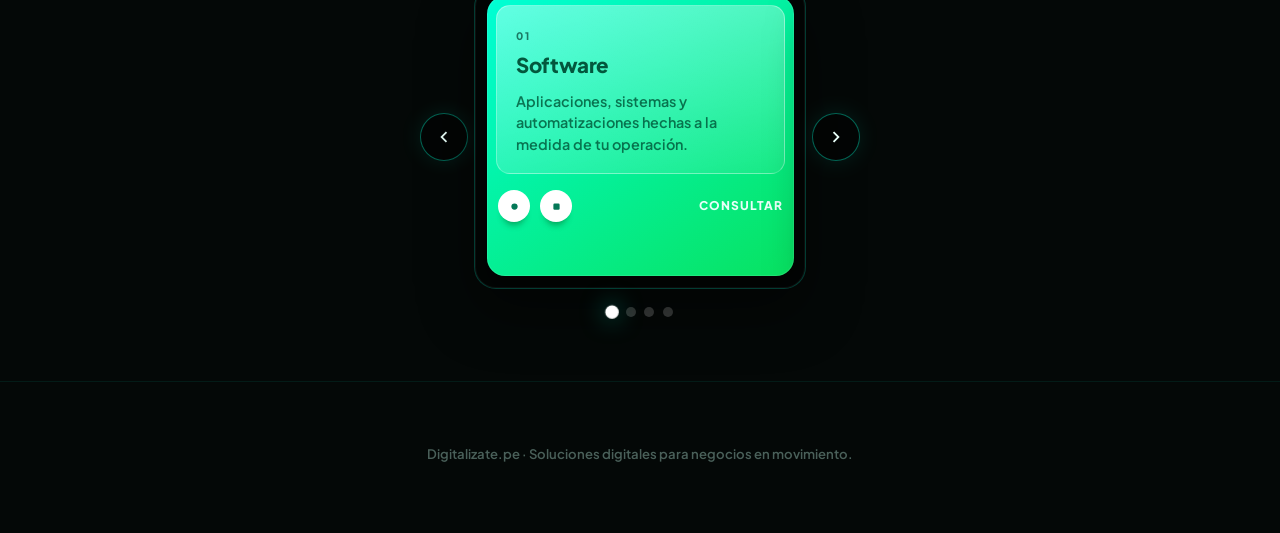
<file: principal/index.html>
﻿<html lang="es" dir="ltr">

<head>
    <meta charset="UTF-8">
    <meta name="viewport" content="width=device-width, initial-scale=1.0">
    <meta name="description"
        content="Digitalizate.pe presenta soluciones de software, productos de hardware, capacitaciones, diseño gráfico y oportunidades para unirte a un equipo que impulsa negocios con tecnología." />
    <meta name="keywords"
        content="Digitalizate.pe, software, hardware, capacitaciones, diseño gráfico, tecnología, Perú, soluciones digitales" />
    <meta name="theme-color" content="#040807" />
    <meta name="color-scheme" content="dark" />
    <meta property="og:type" content="website" />
    <meta property="og:title" content="Digitalizate.pe - Soluciones digitales" />
    <meta property="og:description"
        content="Digitalizate.pe presenta soluciones de software, productos de hardware, capacitaciones, diseño gráfico y oportunidades para unirte a un equipo que impulsa negocios con tecnología." />
    <meta property="og:locale" content="en_US" />
    <meta property="og:locale:alternate" content="ar" />
    <meta name="twitter:card" content="summary_large_image" />
    <meta name="twitter:title" content="Digitalizate.pe - Soluciones digitales" />
    <meta name="twitter:description"
        content="Digitalizate.pe presenta soluciones de software, productos de hardware, capacitaciones, diseño gráfico y oportunidades para unirte a un equipo que impulsa negocios con tecnología." />
    <title>Digitalizate.pe - Soluciones digitales</title>
    <link rel="preconnect" href="https://fonts.googleapis.com">
    <link rel="preconnect" href="https://fonts.gstatic.com" crossorigin>
    <link
        href="https://fonts.googleapis.com/css2?family=Plus+Jakarta+Sans:ital,wght@0,400;0,500;0,600;0,700;0,800;1,500&family=Tajawal:wght@400;500;700;800;900&display=swap"
        rel="stylesheet">
    <link rel="stylesheet" href="css/styles.css">
  <link rel="stylesheet" href="../site-nav.css">
</head>

<body>
    <header class="site-top">
        <a class="site-identity" href="#main">
            <span class="site-mark" aria-hidden="true"></span>
            <span class="site-brand-block">
                <span class="site-brand">◈ Digitalizate.pe</span>
              
            </span>
        </a>
        <button type="button" class="btn-lang">Contacto</button>
    </header>

    <main id="main">
        <section class="hero hero-shell" data-hero-motion aria-labelledby="hero-title">
            <div class="hero__layout">
                <div class="hero__copy">
                    <p class="hero__eyebrow">Soluciones digitales</p>
                    <h1 id="hero-title"><span>Tecnología para negocios que crecen</span></h1>
                    <p class="hero__lead">Software, hardware, capacitaciones y diseño gráfico para convertir ideas en
                        soluciones listas para vender, operar y crecer.</p>
                    <div class="hero__actions">
                        <a class="hero__btn hero__btn--primary" href="#grid-title">Ver soluciones</a>
                        <a class="hero__btn hero__btn--ghost" href="#orbit-title">Rutas destacadas</a>
                    </div>
                </div>
                <div class="hero__visual" aria-hidden="true">
                    <span class="hero-blob hero-blob--a"></span>
                    <span class="hero-blob hero-blob--b"></span>
                    <span class="hero-blob hero-blob--c"></span>
                    <span class="hero-pill hero-pill--wide"></span>
                    <span class="hero-pill hero-pill--tall"></span>
                    <span class="hero-ring hero-ring--outer"></span>
                    <span class="hero-ring hero-ring--inner"></span>
                    <span class="hero-hex"></span>
                    <span class="hero-slab"></span>
                </div>
            </div>
        </section>

        <section class="section section--reveal" aria-labelledby="grid-title">
            <div class="section-head">
                <h2 id="grid-title">Soluciones Digitalizate.pe</h2>
                <p>Explora nuestras áreas principales: software, hardware, capacitaciones, comunidad, diseño gráfico y
                    soporte digital.</p>
            </div>
            <div class="shape-grid">
                <!-- Mint orb -->
                <div class="ux-parent ux-parent--mint">
                    <div class="ux-card">
                        <div class="ux-logo" aria-hidden="true">
                            <span class="ux-circle"></span><span class="ux-circle"></span><span
                                class="ux-circle"></span><span class="ux-circle"></span>
                            <span class="ux-circle">
                                <svg xmlns="http://www.w3.org/2000/svg" viewBox="0 0 29.667 31.69" aria-hidden="true">
                                    <path
                                        d="M12.827,1.628A1.561,1.561,0,0,1,14.31,0h2.964a1.561,1.561,0,0,1,1.483,1.628v11.9a9.252,9.252,0,0,1-2.432,6.852q-2.432,2.409-6.963,2.409T2.4,20.452Q0,18.094,0,13.669V1.628A1.561,1.561,0,0,1,1.483,0h2.98A1.561,1.561,0,0,1,5.947,1.628V13.191a5.635,5.635,0,0,0,.85,3.451,3.153,3.153,0,0,0,2.632,1.094,3.032,3.032,0,0,0,2.582-1.076,5.836,5.836,0,0,0,.816-3.486Z" />
                                    <path
                                        d="M75.207,20.857a1.561,1.561,0,0,1-1.483,1.628h-2.98a1.561,1.561,0,0,1-1.483-1.628V1.628A1.561,1.561,0,0,1,70.743,0h2.98a1.561,1.561,0,0,1,1.483,1.628Z"
                                        transform="translate(-45.91 0)" />
                                    <path
                                        d="M0,80.018A1.561,1.561,0,0,1,1.483,78.39h26.7a1.561,1.561,0,0,1,1.483,1.628v2.006a1.561,1.561,0,0,1-1.483,1.628H1.483A1.561,1.561,0,0,1,0,82.025Z"
                                        transform="translate(0 -51.963)" />
                                </svg>
                            </span>
                        </div>
                        <div class="ux-glass"></div>
                        <div class="ux-content">
                            <span class="ux-title">Software a tu Medida</span>
                            <span class="ux-text">Sistemas web, puntos de venta, automatizaciones y plataformas a medida
                                para ordenar tu operación.</span>
                        </div>
                        <div class="ux-bottom">
                            <div class="ux-social">
                                <button type="button" class="ux-social-btn" aria-label="Instagram"><svg
                                        viewBox="0 0 30 30" xmlns="http://www.w3.org/2000/svg">
                                        <path
                                            d="M 9.9980469 3 C 6.1390469 3 3 6.1419531 3 10.001953 L 3 20.001953 C 3 23.860953 6.1419531 27 10.001953 27 L 20.001953 27 C 23.860953 27 27 23.858047 27 19.998047 L 27 9.9980469 C 27 6.1390469 23.858047 3 19.998047 3 L 9.9980469 3 z M 22 7 C 22.552 7 23 7.448 23 8 C 23 8.552 22.552 9 22 9 C 21.448 9 21 8.552 21 8 C 21 7.448 21.448 7 22 7 z M 15 9 C 18.309 9 21 11.691 21 15 C 21 18.309 18.309 21 15 21 C 11.691 21 9 18.309 9 15 C 9 11.691 11.691 9 15 9 z M 15 11 A 4 4 0 0 0 11 15 A 4 4 0 0 0 15 19 A 4 4 0 0 0 19 15 A 4 4 0 0 0 15 11 z" />
                                    </svg></button>
                                <button type="button" class="ux-social-btn" aria-label="X"><svg viewBox="0 0 512 512"
                                        xmlns="http://www.w3.org/2000/svg">
                                        <path
                                            d="M459.37 151.716c.325 4.548.325 9.097.325 13.645 0 138.72-105.583 298.558-298.558 298.558-59.452 0-114.68-17.219-161.137-47.106 8.447.974 16.568 1.299 25.34 1.299 49.055 0 94.213-16.568 130.274-44.832-46.132-.975-84.792-31.188-98.112-72.772 6.498.974 12.995 1.624 19.818 1.624 9.421 0 18.843-1.3 27.614-3.573-48.081-9.747-84.143-51.98-84.143-102.985v-1.299c13.969 7.797 30.214 12.67 47.431 13.319-28.264-18.843-46.781-51.005-46.781-87.391 0-19.492 5.197-37.36 14.294-52.954 51.655 63.675 129.3 105.258 216.365 109.807-1.624-7.797-2.599-15.918-2.599-24.04 0-57.828 46.782-104.934 104.934-104.934 30.213 0 57.502 12.67 76.67 33.137 23.715-4.548 46.456-13.32 66.599-25.34-7.798 24.366-24.366 44.833-46.132 57.827 21.117-2.273 41.584-8.122 60.426-16.243-14.292 20.791-32.161 39.308-52.628 54.253z" />
                                    </svg></button>
                                <button type="button" class="ux-social-btn" aria-label="Discord"><svg
                                        viewBox="0 0 640 512" xmlns="http://www.w3.org/2000/svg">
                                        <path
                                            d="M524.531,69.836a1.5,1.5,0,0,0-.764-.7A485.065,485.065,0,0,0,404.081,32.03a1.816,1.816,0,0,0-1.923.91,337.461,337.461,0,0,0-14.9,30.6,447.848,447.848,0,0,0-134.426,0,309.541,309.541,0,0,0-15.135-30.6,1.89,1.89,0,0,0-1.924-.91A483.689,483.689,0,0,0,116.085,69.137a1.712,1.712,0,0,0-.788.676C39.068,183.651,18.186,294.69,28.43,404.354a2.016,2.016,0,0,0,.765,1.375A487.666,487.666,0,0,0,176.02,479.918a1.9,1.9,0,0,0,2.063-.676A348.2,348.2,0,0,0,208.12,430.4a1.86,1.86,0,0,0-1.019-2.588,321.173,321.173,0,0,1-45.868-21.853,1.885,1.885,0,0,1-.185-3.126c3.082-2.309,6.166-4.711,9.109-7.137a1.819,1.819,0,0,1,1.9-.256c96.229,43.917,200.41,43.917,295.5,0a1.812,1.812,0,0,1,1.924.233c2.944,2.426,6.027,4.851,9.132,7.16a1.884,1.884,0,0,1-.162,3.126,301.407,301.407,0,0,1-45.89,21.83,1.875,1.875,0,0,0-1,2.611,391.055,391.055,0,0,0,30.014,48.815,1.864,1.864,0,0,0,2.063.7A486.048,486.048,0,0,0,610.7,405.729a1.882,1.882,0,0,0,.765-1.352C623.729,277.594,590.933,167.465,524.531,69.836ZM222.491,337.58c-28.972,0-52.844-26.587-52.844-59.239S193.056,219.1,222.491,219.1c29.665,0,53.306,26.82,52.843,59.239C275.334,310.993,251.924,337.58,222.491,337.58Zm195.38,0c-28.971,0-52.843-26.587-52.843-59.239S388.437,219.1,417.871,219.1c29.667,0,53.307,26.82,52.844,59.239C470.715,310.993,447.538,337.58,417.871,337.58Z" />
                                    </svg></button>
                            </div>
                            <div class="ux-more">
                                <a class="ux-more-btn" href="../software/index.html"><span>Consultar</span></a>
                                <svg xmlns="http://www.w3.org/2000/svg" viewBox="0 0 24 24" aria-hidden="true">
                                    <path d="m6 9 6 6 6-6" />
                                </svg>
                            </div>
                        </div>
                    </div>
                </div>

                <!-- Violet chamfer -->
                <div class="ux-parent ux-parent--violet ux-parent--cut">
                    <div class="ux-card">
                        <div class="ux-logo" aria-hidden="true">
                            <span class="ux-circle"></span><span class="ux-circle"></span><span
                                class="ux-circle"></span><span class="ux-circle"></span>
                            <span class="ux-circle"><svg viewBox="0 0 24 24" aria-hidden="true">
                                    <path fill="#fff"
                                        d="M12 2L4 7v10l8 5 8-5V7l-8-5zm0 2.2l5.5 3.4L12 10.9 6.5 7.6 12 4.2zM6 9.9l5 3v6.1l-5-3.1V9.9zm12 6.1l-5 3.1v-6.2l5-3v6.1z" />
                                </svg></span>
                        </div>
                        <div class="ux-glass"></div>
                        <div class="ux-content">
                            <span class="ux-title">Tu Centro Tecnológico</span>
                            <span class="ux-text">Venta de equipos, componentes y soporte digital y
                                acompañamiento para mejorar tus herramientas digitales.</span>
                        </div>
                        <div class="ux-bottom">
                            <div class="ux-social">
                                <button type="button" class="ux-social-btn" aria-label="A"><svg viewBox="0 0 24 24">
                                        <circle cx="12" cy="12" r="5" />
                                    </svg></button>
                                <button type="button" class="ux-social-btn" aria-label="B"><svg viewBox="0 0 24 24">
                                        <rect x="7" y="7" width="10" height="10" rx="2" />
                                    </svg></button>
                                <button type="button" class="ux-social-btn" aria-label="C"><svg viewBox="0 0 24 24">
                                        <path d="M12 5l7 12H5z" />
                                    </svg></button>
                            </div>
                            <div class="ux-more">
                                <a class="ux-more-btn" href="../hardware/index.html"><span>Consultar</span></a>
                                <svg xmlns="http://www.w3.org/2000/svg" viewBox="0 0 24 24">
                                    <path d="m6 9 6 6 6-6" />
                                </svg>
                            </div>
                        </div>
                    </div>
                </div>

                <!-- Solar -->
                <div class="ux-parent ux-parent--solar">
                    <div class="ux-card">
                        <div class="ux-logo" aria-hidden="true">
                            <span class="ux-circle"></span><span class="ux-circle"></span><span
                                class="ux-circle"></span><span class="ux-circle"></span>
                            <span class="ux-circle"><svg viewBox="0 0 24 24" aria-hidden="true">
                                    <circle cx="12" cy="12" r="4" fill="none" stroke="#fff" stroke-width="2" />
                                    <path fill="#fff"
                                        d="M12 2v2M12 20v2M4.9 4.9l1.4 1.4M17.7 17.7l1.4 1.4M2 12h2M20 12h2M4.9 19.1l1.4-1.4M17.7 6.3l1.4-1.4" />
                                </svg></span>
                        </div>
                        <div class="ux-glass"></div>
                        <div class="ux-content">
                            <span class="ux-title">Capacitaciones y más</span>
                            <span class="ux-text">Talleres practicos para aprender herramientas digitales y aplicarlas
                                en proyectos reales.</span>
                        </div>
                        <div class="ux-bottom">
                            <div class="ux-social">
                                <button type="button" class="ux-social-btn" aria-label="A"><svg viewBox="0 0 24 24">
                                        <path d="M5 20L12 4l7 16H5z" />
                                    </svg></button>
                                <button type="button" class="ux-social-btn" aria-label="B"><svg viewBox="0 0 24 24">
                                        <rect x="5" y="5" width="14" height="14" rx="2" />
                                    </svg></button>
                                <button type="button" class="ux-social-btn" aria-label="C"><svg viewBox="0 0 24 24">
                                        <path d="M12 4l8 14H4z" />
                                    </svg></button>
                            </div>
                            <div class="ux-more">
                                <a class="ux-more-btn" href="../capacitaciones/index.html"><span>Consultar</span></a>
                                <svg xmlns="http://www.w3.org/2000/svg" viewBox="0 0 24 24">
                                    <path d="m6 9 6 6 6-6" />
                                </svg>
                            </div>
                        </div>
                    </div>
                </div>

                <!-- Únete a nosotros -->
                <div class="ux-parent ux-parent--wide ux-parent--ocean ux-parent--span-2">
                    <div class="ux-card">
                        <div class="ux-logo" aria-hidden="true">
                            <span class="ux-circle"></span><span class="ux-circle"></span><span
                                class="ux-circle"></span><span class="ux-circle"></span>
                            <span class="ux-circle"><svg viewBox="0 0 24 24" aria-hidden="true">
                                    <path fill="#fff" d="M8 5v14l11-7-11-7z" />
                                </svg></span>
                        </div>
                        <div class="ux-glass"></div>
                        <div class="ux-content">
                            <span class="ux-title">Únete a Nuestra Comunidad</span>
                            <span class="ux-text">Forma parte de una comunidad que crea, aprende y entrega tecnología
                                con impacto real.</span>
                        </div>
                        <div class="ux-bottom">
                            <div class="ux-social">
                                <button type="button" class="ux-social-btn" aria-label="A"><svg viewBox="0 0 24 24">
                                        <circle cx="12" cy="12" r="6" />
                                    </svg></button>
                                <button type="button" class="ux-social-btn" aria-label="B"><svg viewBox="0 0 24 24">
                                        <path d="M8 12h8M12 8v8" />
                                    </svg></button>
                                <button type="button" class="ux-social-btn" aria-label="C"><svg viewBox="0 0 24 24">
                                        <path d="M12 6c-3 4-3 8 0 12 3-4 3-8 0-12z" />
                                    </svg></button>
                            </div>
                            <div class="ux-more">
                                <a class="ux-more-btn" href="../ideas/index.html"><span>Consultar</span></a>
                                <svg xmlns="http://www.w3.org/2000/svg" viewBox="0 0 24 24">
                                    <path d="m6 9 6 6 6-6" />
                                </svg>
                            </div>
                        </div>
                    </div>
                </div>

                <!-- Prism -->
                <div class="ux-parent ux-parent--prism">
                    <div class="ux-card">
                        <div class="ux-logo" aria-hidden="true">
                            <span class="ux-circle"></span><span class="ux-circle"></span><span
                                class="ux-circle"></span><span class="ux-circle"></span>
                            <span class="ux-circle"><svg viewBox="0 0 24 24" aria-hidden="true">
                                    <path fill="#fff" d="M12 2l9 16H3L12 2zm0 4.5L7.5 16h9L12 6.5z" />
                                </svg></span>
                        </div>
                        <div class="ux-glass"></div>
                        <div class="ux-content">
                            <span class="ux-title">Diseño que Impacta</span>
                            <span class="ux-text">Identidad visual, piezas comerciales y contenido para comunicar mejor
                                tu marca.</span>
                        </div>
                        <div class="ux-bottom">
                            <div class="ux-social">
                                <button type="button" class="ux-social-btn" aria-label="A"><svg viewBox="0 0 24 24">
                                        <path d="M4 12h16M12 4v16" />
                                    </svg></button>
                                <button type="button" class="ux-social-btn" aria-label="B"><svg viewBox="0 0 24 24">
                                        <circle cx="12" cy="12" r="7" />
                                    </svg></button>
                                <button type="button" class="ux-social-btn" aria-label="C"><svg viewBox="0 0 24 24">
                                        <path d="M12 3l9 18H3L12 3z" />
                                    </svg></button>
                            </div>
                            <div class="ux-more">
                                <a class="ux-more-btn" href="../diseno-grafico/index.html"><span>Consultar</span></a>
                                <svg xmlns="http://www.w3.org/2000/svg" viewBox="0 0 24 24">
                                    <path d="m6 9 6 6 6-6" />
                                </svg>
                            </div>
                        </div>
                    </div>
                </div>

            </div>
        </section>

        <section class="section section--reveal" aria-labelledby="orbit-title">
            <div class="section-head">
                <h2 id="orbit-title">Rutas destacadas</h2>
                <p>Cuatro rutas para iniciar o fortalecer la presencia digital de tu negocio.</p>
            </div>
            <div class="stage-wrap" data-carousel role="region" aria-roledescription="carousel"
                aria-labelledby="orbit-title" tabindex="0">
                <span class="stage-live sr-only" data-carousel-live aria-live="polite"></span>
                <div class="stage-shell">
                    <button type="button" class="stage-fab stage-fab--prev" data-carousel-prev
                        aria-controls="stage-track">
                        <svg viewBox="0 0 24 24" aria-hidden="true">
                            <path d="M15.41 7.41L14 6l-6 6 6 6 1.41-1.41L10.83 12z" />
                        </svg>
                    </button>
                    <div class="stage-viewport" data-carousel-viewport dir="ltr">
                        <div class="stage-track" id="stage-track" data-carousel-track>
                            <article class="stage-card stage-card--a" data-carousel-panel>
                                <div class="stage-card__inner">
                                    <div class="stage-card__body">
                                        <span class="stage-card__tag">01</span>
                                        <h3>Software</h3>
                                        <p>Aplicaciones, sistemas y automatizaciones hechas a la medida de tu operación.
                                        </p>
                                    </div>
                                    <div class="stage-card__actions">
                                        <div class="ux-social">
                                            <button type="button" class="ux-social-btn" aria-label="a"><svg
                                                    viewBox="0 0 24 24">
                                                    <circle cx="12" cy="12" r="5" />
                                                </svg></button>
                                            <button type="button" class="ux-social-btn" aria-label="b"><svg
                                                    viewBox="0 0 24 24">
                                                    <rect x="7" y="7" width="10" height="10" rx="2" />
                                                </svg></button>
                                        </div>
                                        <a class="ux-more-btn" href="../software/index.html"><span>Consultar</span></a>
                                    </div>
                                </div>
                            </article>
                            <article class="stage-card stage-card--b" data-carousel-panel>
                                <div class="stage-card__inner">
                                    <div class="stage-card__body">
                                        <span class="stage-card__tag">02</span>
                                        <h3>Hardware</h3>
                                        <p>Equipos y componentes seleccionados para trabajar con estabilidad.</p>
                                    </div>
                                    <div class="stage-card__actions">
                                        <div class="ux-social">
                                            <button type="button" class="ux-social-btn" aria-label="a"><svg
                                                    viewBox="0 0 24 24">
                                                    <path d="M12 5l7 12H5z" />
                                                </svg></button>
                                            <button type="button" class="ux-social-btn" aria-label="b"><svg
                                                    viewBox="0 0 24 24">
                                                    <circle cx="12" cy="12" r="6" />
                                                </svg></button>
                                        </div>
                                        <a class="ux-more-btn" href="../hardware/index.html"><span>Consultar</span></a>
                                    </div>
                                </div>
                            </article>
                            <article class="stage-card stage-card--c" data-carousel-panel>
                                <div class="stage-card__inner">
                                    <div class="stage-card__body">
                                        <span class="stage-card__tag">03</span>
                                        <h3>Capacitaciones y más</h3>
                                        <p>Aprendizaje práctico para equipos, emprendedores y estudiantes.</p>
                                    </div>
                                    <div class="stage-card__actions">
                                        <div class="ux-social">
                                            <button type="button" class="ux-social-btn" aria-label="a"><svg
                                                    viewBox="0 0 24 24">
                                                    <path d="M12 2l8 8-8 8-8-8 8-8z" />
                                                </svg></button>
                                            <button type="button" class="ux-social-btn" aria-label="b"><svg
                                                    viewBox="0 0 24 24">
                                                    <rect x="5" y="5" width="14" height="14" rx="3" />
                                                </svg></button>
                                        </div>
                                        <a class="ux-more-btn" href="../capacitaciones/index.html"><span>Consultar</span></a>
                                    </div>
                                </div>
                            </article>
                            <article class="stage-card stage-card--d" data-carousel-panel>
                                <div class="stage-card__inner">
                                    <div class="stage-card__body">
                                        <span class="stage-card__tag">04</span>
                                        <h3>Diseño</h3>
                                        <p>Piezas gráficas e identidad visual para vender con claridad.</p>
                                    </div>
                                    <div class="stage-card__actions">
                                        <div class="ux-social">
                                            <button type="button" class="ux-social-btn" aria-label="a"><svg
                                                    viewBox="0 0 24 24">
                                                    <path d="M8 5v14l10-7-10-7z" />
                                                </svg></button>
                                            <button type="button" class="ux-social-btn" aria-label="b"><svg
                                                    viewBox="0 0 24 24">
                                                    <circle cx="12" cy="12" r="7" />
                                                </svg></button>
                                        </div>
                                        <a class="ux-more-btn" href="../diseno-grafico/index.html"><span>Consultar</span></a>
                                    </div>
                                </div>
                            </article>
                        </div>
                    </div>
                    <button type="button" class="stage-fab stage-fab--next" data-carousel-next
                        aria-controls="stage-track">
                        <svg viewBox="0 0 24 24" aria-hidden="true">
                            <path d="M8.59 16.59L10 18l6-6-6-6-1.41 1.41L13.17 12z" />
                        </svg>
                    </button>
                </div>
                <div class="stage-dots" data-carousel-dots role="group" aria-label="Slide indicators">
                    <button type="button" class="is-active" aria-label="Slide 1" aria-selected="true"></button>
                    <button type="button" aria-label="Slide 2" aria-selected="false"></button>
                    <button type="button" aria-label="Slide 3" aria-selected="false"></button>
                    <button type="button" aria-label="Slide 4" aria-selected="false"></button>
                </div>
            </div>
        </section>
    </main>

    <footer class="site-foot">
        <p>Digitalizate.pe · Soluciones digitales para negocios en movimiento.</p>
    </footer>

    <script defer src="js/app.js"></script>
  <script defer src="../site-nav.js"></script>
</body>

</html>
</file>
<file: site-nav.css>
.digitalizate-nav,
.digitalizate-nav * {
  box-sizing: border-box;
}

html {
  -webkit-text-size-adjust: 100%;
  text-size-adjust: 100%;
}

img,
video,
canvas {
  max-width: 100%;
}

input,
select,
textarea,
button {
  max-width: 100%;
}

.digitalizate-nav {
  position: fixed;
  top: 14px;
  left: 50%;
  z-index: 2147483000;
  display: flex;
  align-items: center;
  gap: 6px;
  max-width: calc(100vw - 24px);
  padding: 7px;
  overflow-x: auto;
  border: 1px solid rgba(255, 255, 255, 0.18);
  border-radius: 999px;
  background: rgba(5, 8, 14, 0.84);
  box-shadow: 0 14px 40px rgba(0, 0, 0, 0.32);
  backdrop-filter: blur(18px);
  transform: translateX(-50%);
  scrollbar-width: none;
}

.digitalizate-nav::-webkit-scrollbar {
  display: none;
}

.digitalizate-nav a {
  flex: 0 0 auto;
  display: grid;
  width: 42px;
  height: 42px;
  padding: 0;
  place-items: center;
  border-radius: 999px;
  color: #fff;
  font: 22px/1 "Segoe UI Emoji", "Apple Color Emoji", sans-serif;
  text-decoration: none;
  transition: color 160ms ease, background 160ms ease, transform 160ms ease;
}

.digitalizate-nav a:hover,
.digitalizate-nav a:focus-visible {
  color: #071019;
  background: #7fffd4;
  outline: none;
  transform: translateY(-1px);
}

.digitalizate-nav a[aria-current="page"] {
  color: #071019;
  background: #ffca5c;
}

.digitalizate-nav__brand {
  color: #7fffd4 !important;
}

@media (max-width: 720px) {
  .digitalizate-nav {
    position: fixed;
    top: auto;
    right: auto;
    bottom: max(8px, env(safe-area-inset-bottom));
    left: 50%;
    width: calc(100vw - 20px);
    justify-content: center;
    gap: 3px;
    padding: 6px;
    overflow: visible;
    border-radius: 18px;
    transform: translateX(-50%);
  }

  .digitalizate-nav a {
    width: clamp(34px, 10.5vw, 42px);
    height: clamp(34px, 10.5vw, 42px);
    font-size: clamp(18px, 5.5vw, 22px);
  }

  body:has(.site-foot),
  body:has(.store-toolbar),
  body:has(.main-layout),
  body:has(.shell) {
    padding-bottom: calc(82px + env(safe-area-inset-bottom));
  }

  .store-toolbar,
  .top-header,
  .site-top {
    scroll-margin-top: 12px;
  }
}

@media (max-width: 360px) {
  .digitalizate-nav {
    width: calc(100vw - 12px);
    gap: 2px;
    padding: 5px;
  }

  .digitalizate-nav a {
    width: 34px;
    height: 34px;
    font-size: 18px;
  }
}
</file>
<file: hardware/styles.css>
:root {
  --accent: #22c55e;
  --accent-strong: #16a34a;
  --ink: rgba(255, 255, 255, 0.92);
  --muted: rgba(255, 255, 255, 0.72);
  --line: rgba(255, 255, 255, 0.28);
  --shadow: rgba(0, 0, 0, 0.48);
}

* {
  box-sizing: border-box;
}

html,
body {
  width: 100%;
  min-height: 100%;
}

body {
  margin: 0;
  background: #07120d;
  color: var(--ink);
  overflow: hidden;
  font-family: "Inter", Arial, sans-serif;
}

a {
  color: inherit;
  text-decoration: none;
}

button {
  font: inherit;
}

.indicator {
  position: fixed;
  inset: 0 0 auto;
  height: 5px;
  z-index: 80;
  background: var(--accent);
  box-shadow: 0 0 24px rgba(34, 197, 94, 0.55);
}

.site-nav {
  position: fixed;
  inset: 0 0 auto;
  z-index: 70;
  display: flex;
  align-items: center;
  justify-content: space-between;
  padding: 20px clamp(18px, 4vw, 46px);
  font-size: 13px;
  font-weight: 700;
  letter-spacing: 0;
  text-transform: uppercase;
}

.brand,
.nav-links {
  display: inline-flex;
  align-items: center;
}

.brand {
  gap: 10px;
}

.brand-mark {
  display: grid;
  width: 28px;
  height: 28px;
  place-items: center;
  color: var(--accent);
}

.brand-mark svg {
  width: 100%;
  height: 100%;
}

.nav-links {
  gap: clamp(14px, 2.4vw, 30px);
}

.nav-links a {
  position: relative;
  color: rgba(255, 255, 255, 0.8);
}

.nav-links a.active,
.nav-links a:hover {
  color: #fff;
}

.nav-links a.active::after {
  position: absolute;
  right: 0;
  bottom: -9px;
  left: 0;
  height: 3px;
  border-radius: 999px;
  background: var(--accent);
  content: "";
}

.menu-toggle {
  display: none;
  width: 42px;
  height: 42px;
  border: 1px solid var(--line);
  border-radius: 999px;
  background: rgba(0, 0, 0, 0.18);
  color: #fff;
}

.menu-toggle span {
  display: block;
  width: 16px;
  height: 2px;
  margin: 4px auto;
  border-radius: 999px;
  background: currentColor;
}

.hero,
.slider-stage {
  position: relative;
  width: 100vw;
  height: 100vh;
}

.hero::after {
  position: absolute;
  inset: 0;
  z-index: 15;
  pointer-events: none;
  background:
    linear-gradient(90deg, rgba(1, 8, 6, 0.84) 0%, rgba(1, 8, 6, 0.44) 34%, rgba(1, 8, 6, 0.08) 70%),
    linear-gradient(0deg, rgba(0, 0, 0, 0.48), rgba(0, 0, 0, 0.12) 45%);
  content: "";
}

.card {
  position: absolute;
  top: 0;
  left: 0;
  background-position: center;
  background-size: cover;
  box-shadow: 6px 8px 22px var(--shadow);
  overflow: hidden;
}

.card::after {
  position: absolute;
  inset: 0;
  background: linear-gradient(0deg, rgba(0, 0, 0, 0.56), rgba(0, 0, 0, 0.04) 58%);
  content: "";
}

.card-content {
  position: absolute;
  top: 0;
  left: 0;
  z-index: 40;
  width: 210px;
  padding-left: 16px;
  color: var(--ink);
  text-shadow: 0 2px 12px rgba(0, 0, 0, 0.7);
}

.content-start {
  width: 30px;
  height: 5px;
  border-radius: 99px;
  background: var(--accent);
}

.content-place {
  margin-top: 7px;
  font-size: 12px;
  font-weight: 700;
  color: rgba(255, 255, 255, 0.78);
}

.content-title-1,
.content-title-2 {
  font-family: "Oswald", Impact, sans-serif;
  font-size: 20px;
  font-weight: 600;
  line-height: 1.02;
}

.details {
  position: absolute;
  top: clamp(155px, 27vh, 250px);
  left: clamp(20px, 5vw, 70px);
  z-index: 25;
  width: min(550px, calc(100vw - 40px));
  text-shadow: 0 3px 18px rgba(0, 0, 0, 0.56);
}

.eyebrow {
  height: 48px;
  overflow: hidden;
}

.eyebrow span {
  position: relative;
  display: inline-block;
  padding-top: 17px;
  font-size: 18px;
  font-weight: 700;
  color: var(--muted);
}

.eyebrow span::before {
  position: absolute;
  top: 0;
  left: 0;
  width: 36px;
  height: 4px;
  border-radius: 999px;
  background: var(--accent);
  content: "";
}

.details h1 {
  display: grid;
  gap: 3px;
  margin: 0;
  overflow: hidden;
  font-family: "Oswald", Impact, sans-serif;
  font-size: clamp(52px, 8vw, 86px);
  font-weight: 600;
  line-height: 0.98;
  text-transform: uppercase;
}

.details h1 span {
  display: block;
}

.desc {
  width: min(520px, 100%);
  margin: 18px 0 0;
  color: rgba(255, 255, 255, 0.78);
  font-size: 15px;
  line-height: 1.62;
}

.cta {
  display: flex;
  align-items: center;
  gap: 14px;
  margin-top: 28px;
}

.primary-action,
.secondary-action {
  display: inline-flex;
  align-items: center;
  justify-content: center;
  min-height: 40px;
  border-radius: 999px;
  padding: 0 24px;
  font-size: 12px;
  font-weight: 800;
  text-transform: uppercase;
}

.primary-action {
  background: var(--accent);
  color: #03110a;
  box-shadow: 0 14px 40px rgba(34, 197, 94, 0.26);
}

.primary-action:hover {
  background: var(--accent-strong);
}

.secondary-action {
  border: 1px solid rgba(255, 255, 255, 0.72);
  background: rgba(0, 0, 0, 0.14);
  color: #fff;
}

.pagination {
  position: absolute;
  z-index: 65;
  display: inline-flex;
  align-items: center;
}

.arrow {
  display: grid;
  width: 50px;
  height: 50px;
  margin: 0;
  place-items: center;
  border: 2px solid rgba(255, 255, 255, 0.35);
  border-radius: 999px;
  background: rgba(0, 0, 0, 0.15);
  color: rgba(255, 255, 255, 0.84);
  cursor: pointer;
  transition: border-color 180ms ease, color 180ms ease, transform 180ms ease;
}

.arrow:hover {
  border-color: var(--accent);
  color: #fff;
  transform: translateY(-1px);
}

.arrow + .arrow {
  margin-left: 18px;
}

.arrow svg {
  width: 24px;
  height: 24px;
}

.progress-sub-container {
  display: flex;
  width: min(32vw, 430px);
  height: 50px;
  align-items: center;
  margin-left: 24px;
}

.progress-sub-background {
  width: 100%;
  height: 3px;
  background: rgba(255, 255, 255, 0.25);
}

.progress-sub-foreground {
  width: 0;
  height: 3px;
  background: var(--accent);
}

.slide-numbers {
  position: relative;
  width: 50px;
  height: 50px;
  overflow: hidden;
}

.slide-numbers .item {
  position: absolute;
  top: 0;
  left: 0;
  display: grid;
  width: 50px;
  height: 50px;
  place-items: center;
  color: white;
  font-size: 30px;
  font-weight: 800;
}

.cover {
  position: absolute;
  inset: 0;
  z-index: 100;
  background: #f8fafc;
}

@media (max-width: 900px) {
  body {
    overflow-x: hidden;
    overflow-y: auto;
  }

  .site-nav {
    padding: 18px 20px;
  }

  .nav-links {
    position: absolute;
    top: calc(100% - 6px);
    right: 20px;
    display: grid;
    width: min(260px, calc(100vw - 40px));
    gap: 2px;
    padding: 10px;
    border: 1px solid rgba(255, 255, 255, 0.18);
    border-radius: 8px;
    background: rgba(2, 14, 9, 0.88);
    box-shadow: 0 18px 50px rgba(0, 0, 0, 0.38);
    opacity: 0;
    pointer-events: none;
    transform: translateY(-8px);
    transition: opacity 180ms ease, transform 180ms ease;
    backdrop-filter: blur(14px);
  }

  .nav-links.open {
    opacity: 1;
    pointer-events: auto;
    transform: translateY(0);
  }

  .nav-links a {
    padding: 12px 14px;
    border-radius: 6px;
  }

  .nav-links a:hover,
  .nav-links a.active {
    background: rgba(255, 255, 255, 0.08);
  }

  .nav-links a.active::after {
    display: none;
  }

  .menu-toggle {
    display: block;
  }

  .hero {
    min-height: 100svh;
    overflow: hidden;
  }

  .details {
    top: 132px;
  }

  .desc {
    font-size: 14px;
  }

  .pagination {
    left: 20px !important;
    right: 20px;
    top: auto !important;
    bottom: 28px;
  }

  .progress-sub-container {
    flex: 1;
    width: auto;
    min-width: 72px;
    margin-left: 14px;
  }

  .slide-numbers {
    flex: 0 0 50px;
  }

  .card-content {
    display: none;
  }
}

@media (max-width: 560px) {
  .site-nav {
    padding: 14px 16px;
  }

  .pagination {
    bottom: 82px;
  }

  .brand {
    min-width: 0;
    font-size: 12px;
  }

  .brand > span:last-child {
    overflow: hidden;
    text-overflow: ellipsis;
    white-space: nowrap;
  }

  .menu-toggle {
    width: 40px;
    height: 40px;
    background: rgba(0, 0, 0, 0.32);
  }

  .nav-links {
    right: 16px;
    width: calc(100vw - 32px);
  }

  .hero::after {
    background:
      linear-gradient(180deg, rgba(1, 8, 6, 0.7) 0%, rgba(1, 8, 6, 0.28) 32%, rgba(1, 8, 6, 0.82) 100%),
      linear-gradient(0deg, rgba(0, 0, 0, 0.48), rgba(0, 0, 0, 0.18));
  }

  .details {
    top: auto;
    bottom: 142px;
    left: 18px;
    display: grid;
    width: calc(100vw - 36px);
    justify-items: center;
    text-align: center;
  }

  .eyebrow {
    height: 40px;
  }

  .eyebrow span {
    padding-top: 14px;
    font-size: 14px;
  }

  .eyebrow span::before {
    right: 0;
    left: 0;
    margin: auto;
  }

  .details h1 {
    max-width: 340px;
    font-size: clamp(38px, 12vw, 52px);
  }

  .desc {
    width: min(330px, 100%);
    margin-top: 12px;
    font-size: 13px;
    line-height: 1.5;
  }

  .cta {
    flex-wrap: wrap;
    justify-content: center;
    gap: 10px;
    width: min(320px, 100%);
    margin-top: 22px;
  }

  .primary-action,
  .secondary-action {
    width: 100%;
  }

  .arrow {
    width: 44px;
    height: 44px;
  }

  .arrow + .arrow {
    margin-left: 10px;
  }

  .pagination {
    right: 18px;
    bottom: 82px;
    left: 18px !important;
  }

  .slide-numbers {
    flex: 0 0 44px;
    width: 44px;
    height: 44px;
  }

  .slide-numbers .item {
    width: 44px;
    height: 44px;
    font-size: 24px;
  }

  .progress-sub-container {
    height: 44px;
  }
}
</file>
<file: ideas/styles.css>
:root {
  --bg: #061826;
  --cyan: #12a8ff;
  --cyan-soft: rgba(18, 168, 255, 0.35);
  --text: #cfefff;
  --panel: rgba(4, 22, 34, 0.72);
  --ui-font: "Segoe UI", Arial, sans-serif;
  --brand-font: "Rajdhani", system-ui, sans-serif;
  font-optical-sizing: auto;
  font-weight: 500;
  font-style: normal;
}

* {
  box-sizing: border-box;
}

body {
  min-height: 100vh;
  margin: 0;
  display: grid;
  place-items: center;
  overflow-x: hidden;
  background:
    radial-gradient(900px 520px at 25% 20%, #0a2a3d 0%, var(--bg) 55%, #03101b 100%),
    linear-gradient(135deg, rgba(18, 168, 255, 0.08), transparent 38%);
  color: var(--text);
  font-family: var(--ui-font);
}

body::before {
  content: "";
  position: fixed;
  inset: 0;
  pointer-events: none;
  background-image:
    linear-gradient(rgba(18, 168, 255, 0.05) 1px, transparent 1px),
    linear-gradient(90deg, rgba(18, 168, 255, 0.04) 1px, transparent 1px);
  background-size: 34px 34px;
  mask-image: linear-gradient(to bottom, rgba(0, 0, 0, 0.55), transparent 75%);
}

.shell {
  width: min(94vw, 680px);
  display: grid;
  justify-items: center;
  gap: 2rem;
  padding: 2rem 0;
}

.brand {
  padding: 0.25rem 0.5rem;
  text-transform: uppercase;
  font-size: clamp(1.7rem, 5vw, 3rem);
  font-weight: 700;
  font-family: var(--brand-font);
  letter-spacing: 0;
  text-shadow: 0 0 8px #1694e2, 0 0 28px rgba(18, 168, 255, 0.4);
  backdrop-filter: brightness(0.5);
}

#app {
  width: min(100%, 38rem);
  display: flex;
  flex-direction: column;
  gap: 1.4rem;
}

button,
input,
textarea {
  font-family: var(--ui-font);
}

button {
  min-height: 2.35rem;
  border: 1px solid var(--cyan-soft);
  border-radius: 0.5rem;
  background: rgba(18, 168, 255, 0.12);
  color: var(--text);
  cursor: pointer;
  transition: 180ms ease;
  font-weight: 600;
  letter-spacing: 0;
}

button:hover {
  border-color: rgba(18, 168, 255, 0.62);
  background: rgba(18, 168, 255, 0.2);
  box-shadow: 0 0 18px rgba(18, 168, 255, 0.16);
}

.toolbar {
  width: 100%;
  display: flex;
  align-items: center;
  justify-content: center;
  gap: 0.5rem;
  flex-wrap: nowrap;
  font-size: 0.92rem;
  white-space: nowrap;
}

.toolbar > button {
  padding: 0 0.75rem;
  flex: 0 0 auto;
}

.seed-wrapper {
  display: flex;
  align-items: center;
  justify-content: center;
  gap: 0.5rem;
  flex: 0 0 auto;
  min-width: 0;
}

.seed-wrapper input {
  width: 5.5rem;
  border: 1px solid rgba(18, 168, 255, 0.25);
  border-radius: 0.5rem;
  outline: none;
  padding: 0.5rem;
  background: rgba(0, 0, 0, 0.25);
  color: var(--text);
}

.seed-wrapper button {
  padding: 0 0.95rem;
  flex: 0 0 auto;
}

.wrapper {
  width: 100%;
  height: 150px;
  display: grid;
}

#frame {
  position: relative;
  display: grid;
  width: 100%;
  height: 150px;
}

#frame > span {
  position: absolute;
  inset: 0;
  z-index: 1;
  pointer-events: none;
}

#frame svg {
  position: absolute;
  inset: 0;
  width: 100%;
  height: 100%;
  overflow: visible;
}

.container {
  position: relative;
  z-index: 2;
  width: 100%;
  height: 100%;
  padding: 38px 58px 32px;
  display: flex;
  overflow: hidden;
}

textarea {
  width: 100%;
  height: 100%;
  min-height: 0;
  resize: none;
  border: 0;
  outline: none;
  background: transparent;
  color: #e5f7ff;
  line-height: 1.35;
  font-size: 0.82rem;
  text-shadow: 0 0 10px rgba(18, 168, 255, 0.55);
  overflow: auto;
}

textarea::placeholder {
  color: rgba(207, 239, 255, 0.66);
  opacity: 1;
}

#send-idea {
  width: 100%;
  padding: 0.85rem 1rem;
  text-transform: uppercase;
  font-size: 0.78rem;
  line-height: 1.25;
}

footer {
  max-width: 36rem;
  opacity: 0.72;
  font-size: clamp(0.9rem, 2.5vw, 1.05rem);
  font-weight: 600;
  line-height: 1.45;
  text-align: center;
  color: rgba(207, 239, 255, 0.86);
  text-shadow: 0 0 14px rgba(18, 168, 255, 0.24);
}

.sr-only {
  position: absolute;
  width: 1px;
  height: 1px;
  padding: 0;
  margin: -1px;
  overflow: hidden;
  clip: rect(0, 0, 0, 0);
  white-space: nowrap;
  border: 0;
}

@media (max-width: 420px) {
  .shell {
    width: min(92vw, 680px);
    gap: 1.25rem;
    padding-top: 1.25rem;
  }

  .brand {
    font-size: clamp(1.45rem, 8vw, 2rem);
    text-align: center;
  }

  .toolbar {
    gap: 0.35rem;
    font-size: 0.72rem;
    flex-wrap: wrap;
  }

  .seed-wrapper input {
    width: 4.5rem;
  }

  .container {
    padding: 32px 30px 28px;
  }

  textarea {
    font-size: 0.78rem;
  }
}
</file>
<file: principal/css/styles.css>
﻿*,
*::before,
*::after {
    box-sizing: border-box;
}

:root {
    font-family: 'Plus Jakarta Sans', 'Tajawal', system-ui, sans-serif;
    --page-deep: #040807;
    --page-mid: #0a1620;
    --neon-mint: #00ffd6;
    --neon-green: #08e260;
    --neon-violet: #c084fc;
    --neon-pink: #f472b6;
    --glass-edge: rgba(255, 255, 255, 0.85);
}

html {
    scroll-behavior: smooth;
}

body {
    margin: 0;
    min-height: 100vh;
    font-family: 'Plus Jakarta Sans', system-ui, sans-serif;
    font-weight: 500;
    color: #e8fff8;
    line-height: 1.55;
    background-color: var(--page-deep);
    background-image:
        radial-gradient(ellipse 90% 60% at 10% -10%, rgba(0, 255, 214, 0.22), transparent 50%),
        radial-gradient(ellipse 70% 50% at 95% 10%, rgba(192, 132, 252, 0.2), transparent 45%),
        radial-gradient(ellipse 60% 40% at 50% 110%, rgba(8, 226, 96, 0.12), transparent 45%),
        linear-gradient(165deg, var(--page-deep) 0%, var(--page-mid) 45%, #061210 100%);
    background-attachment: fixed;
}

html[lang='ar'] body {
    font-family: 'Tajawal', system-ui, sans-serif;
}

/* Ambient grid */
body::before {
    content: '';
    position: fixed;
    inset: 0;
    background-image:
        linear-gradient(rgba(0, 255, 214, 0.03) 1px, transparent 1px),
        linear-gradient(90deg, rgba(0, 255, 214, 0.03) 1px, transparent 1px);
    background-size: 48px 48px;
    pointer-events: none;
    z-index: 0;
    mask-image: radial-gradient(ellipse 80% 70% at 50% 30%, black, transparent);
}

body > * {
    position: relative;
    z-index: 1;
}

/* â€”â€”â€” Top â€”â€”â€” */
.site-top {
    position: sticky;
    top: 0;
    z-index: 100;
    display: flex;
    align-items: center;
    justify-content: space-between;
    padding: 1rem 1.5rem;
    background: linear-gradient(180deg, rgba(4, 12, 10, 0.92), rgba(4, 12, 10, 0.78));
    backdrop-filter: blur(16px);
    -webkit-backdrop-filter: blur(16px);
    border-bottom: 1px solid transparent;
    border-image: linear-gradient(90deg, transparent, rgba(0, 255, 214, 0.35), rgba(192, 132, 252, 0.35), transparent) 1;
    box-shadow: 0 12px 40px rgba(0, 0, 0, 0.35);
}

.site-brand {
    font-weight: 900;
    font-size: 1.15rem;
    letter-spacing: 0.02em;
    text-transform: uppercase;
    background: linear-gradient(105deg, #5eead4, #a78bfa 45%, #f9a8d4);
    -webkit-background-clip: text;
    background-clip: text;
    color: transparent;
    filter: drop-shadow(0 0 20px rgba(0, 255, 214, 0.35));
}

.btn-lang {
    font-family: inherit;
    font-weight: 800;
    font-size: 0.8rem;
    padding: 0.55rem 1.15rem;
    border-radius: 999px;
    border: 1px solid rgba(0, 255, 214, 0.35);
    background: rgba(0, 255, 214, 0.08);
    color: #b4ffe8;
    cursor: pointer;
    box-shadow:
        0 0 20px rgba(0, 255, 214, 0.12),
        inset 0 1px 0 rgba(255, 255, 255, 0.12);
    transition: transform 0.2s, box-shadow 0.2s, border-color 0.2s;
}

.btn-lang:hover {
    border-color: rgba(192, 132, 252, 0.6);
    box-shadow:
        0 0 28px rgba(192, 132, 252, 0.25),
        inset 0 1px 0 rgba(255, 255, 255, 0.18);
    transform: translateY(-1px);
}

/* â€”â€”â€” Hero (multi-shape banner) â€”â€”â€” */
.hero-shell {
    --hx: 0px;
    --hy: 0px;
    padding: clamp(2.5rem, 6vw, 4.5rem) clamp(1.25rem, 4vw, 2.5rem) clamp(2rem, 5vw, 3.5rem);
    max-width: 1200px;
    margin: 0 auto;
}

.hero__layout {
    display: grid;
    gap: clamp(2rem, 5vw, 3.5rem);
    align-items: center;
}

@media (min-width: 900px) {
    .hero__layout {
        grid-template-columns: minmax(0, 1.05fr) minmax(260px, 0.95fr);
    }
}

.hero__copy {
    text-align: start;
}

html[dir='rtl'] .hero__copy {
    text-align: right;
}

.hero__eyebrow {
    margin: 0 0 0.75rem;
    font-size: 0.72rem;
    font-weight: 800;
    letter-spacing: 0.22em;
    text-transform: uppercase;
    color: rgba(0, 255, 214, 0.75);
    text-shadow: 0 0 24px rgba(0, 255, 214, 0.35);
}

.hero-shell h1 {
    margin: 0 0 1rem;
    font-size: clamp(2.1rem, 5.2vw, 3.35rem);
    font-weight: 800;
    line-height: 1.06;
    letter-spacing: -0.035em;
}

.hero-shell h1 span {
    background: linear-gradient(120deg, #5eead4 0%, #86efac 28%, #d8b4fe 62%, #fda4af);
    -webkit-background-clip: text;
    background-clip: text;
    color: transparent;
    filter: drop-shadow(0 4px 28px rgba(0, 255, 214, 0.18));
}

.hero__lead {
    margin: 0 0 1.75rem;
    max-width: 36rem;
    font-size: clamp(1rem, 2.2vw, 1.12rem);
    font-weight: 500;
    color: rgba(180, 255, 232, 0.74);
    line-height: 1.65;
}

.hero__actions {
    display: flex;
    flex-wrap: wrap;
    gap: 0.75rem 1rem;
}

.hero__btn {
    display: inline-flex;
    align-items: center;
    justify-content: center;
    padding: 0.72rem 1.35rem;
    border-radius: 999px;
    font-family: inherit;
    font-weight: 700;
    font-size: 0.9rem;
    text-decoration: none;
    transition:
        transform 0.2s ease,
        box-shadow 0.25s ease,
        border-color 0.2s ease,
        background 0.2s ease;
}

.hero__btn--primary {
    border: 1px solid rgba(0, 255, 214, 0.45);
    background: linear-gradient(135deg, rgba(0, 255, 214, 0.22), rgba(167, 139, 250, 0.18));
    color: #ecfffb;
    box-shadow:
        0 0 32px rgba(0, 255, 214, 0.2),
        inset 0 1px 0 rgba(255, 255, 255, 0.12);
}

.hero__btn--primary:hover {
    transform: translateY(-2px);
    box-shadow:
        0 12px 40px rgba(0, 0, 0, 0.35),
        0 0 40px rgba(192, 132, 252, 0.28);
    border-color: rgba(192, 132, 252, 0.55);
}

.hero__btn--ghost {
    border: 1px solid rgba(255, 255, 255, 0.18);
    background: rgba(0, 0, 0, 0.25);
    color: rgba(220, 255, 245, 0.92);
}

.hero__btn--ghost:hover {
    transform: translateY(-2px);
    border-color: rgba(0, 255, 214, 0.4);
    background: rgba(0, 255, 214, 0.08);
}

.hero__visual {
    position: relative;
    min-height: clamp(220px, 32vw, 340px);
    isolation: isolate;
}

.hero-blob,
.hero-pill,
.hero-ring,
.hero-hex,
.hero-slab {
    position: absolute;
    pointer-events: none;
    transition: transform 0.35s cubic-bezier(0.22, 1, 0.36, 1);
}

.hero-blob--a {
    width: clamp(100px, 22vw, 160px);
    height: clamp(100px, 22vw, 160px);
    left: 8%;
    top: 6%;
    border-radius: 58% 42% 62% 38% / 48% 52% 48% 52%;
    background: radial-gradient(circle at 32% 28%, rgba(255, 255, 255, 0.55), transparent 45%),
        linear-gradient(145deg, #00ffd6, #22c55e);
    box-shadow:
        0 24px 50px rgba(0, 0, 0, 0.45),
        0 0 60px rgba(0, 255, 214, 0.25);
    transform: translate(var(--hx), var(--hy)) rotate(-8deg);
}

.hero-blob--b {
    width: clamp(72px, 14vw, 110px);
    height: clamp(72px, 14vw, 110px);
    right: 12%;
    top: 18%;
    border-radius: 50%;
    background: conic-gradient(from 210deg, #a855f7, #ec4899, #fbbf24, #a855f7);
    opacity: 0.92;
    box-shadow: 0 20px 45px rgba(0, 0, 0, 0.4);
    transform: translate(calc(var(--hx) * -1.1), calc(var(--hy) * 0.9)) scale(1.02);
}

.hero-blob--c {
    width: clamp(56px, 11vw, 86px);
    height: clamp(56px, 11vw, 86px);
    left: 38%;
    bottom: 8%;
    border-radius: 40% 60% 55% 45% / 45% 40% 60% 55%;
    background: linear-gradient(160deg, rgba(34, 211, 238, 0.95), #2563eb);
    box-shadow: 0 16px 36px rgba(37, 99, 235, 0.35);
    transform: translate(calc(var(--hx) * 0.85), calc(var(--hy) * -1.05));
}

.hero-pill--wide {
    width: clamp(140px, 38vw, 220px);
    height: clamp(36px, 5vw, 48px);
    left: 22%;
    bottom: 28%;
    border-radius: 999px;
    background: linear-gradient(90deg, rgba(255, 255, 255, 0.14), rgba(0, 255, 214, 0.12));
    border: 1px solid rgba(255, 255, 255, 0.22);
    backdrop-filter: blur(8px);
    transform: translate(calc(var(--hx) * 0.4), calc(var(--hy) * 0.35)) rotate(-6deg);
}

.hero-pill--tall {
    width: clamp(28px, 5vw, 40px);
    height: clamp(100px, 18vw, 150px);
    right: 28%;
    bottom: 12%;
    border-radius: 999px;
    background: linear-gradient(180deg, rgba(192, 132, 252, 0.35), rgba(236, 72, 153, 0.15));
    border: 1px solid rgba(255, 255, 255, 0.2);
    transform: translate(calc(var(--hx) * -0.5), calc(var(--hy) * -0.4));
}

.hero-ring--outer {
    width: clamp(160px, 36vw, 240px);
    height: clamp(160px, 36vw, 240px);
    left: 50%;
    top: 42%;
    margin-left: calc(clamp(160px, 36vw, 240px) / -2);
    margin-top: calc(clamp(160px, 36vw, 240px) / -2);
    border-radius: 50%;
    border: 2px solid rgba(0, 255, 214, 0.28);
    box-shadow:
        0 0 0 1px rgba(255, 255, 255, 0.06) inset,
        0 0 48px rgba(0, 255, 214, 0.12);
    transform: translate(var(--hx), var(--hy)) rotate(12deg);
}

.hero-ring--inner {
    width: clamp(96px, 22vw, 140px);
    height: clamp(96px, 22vw, 140px);
    left: 50%;
    top: 42%;
    margin-left: calc(clamp(96px, 22vw, 140px) / -2);
    margin-top: calc(clamp(96px, 22vw, 140px) / -2);
    border-radius: 50%;
    border: 2px dashed rgba(255, 255, 255, 0.2);
    transform: translate(calc(var(--hx) * 0.6), calc(var(--hy) * 0.5)) rotate(-18deg);
}

.hero-hex {
    width: clamp(64px, 12vw, 92px);
    height: clamp(64px, 12vw, 92px);
    right: 6%;
    bottom: 38%;
    background: linear-gradient(135deg, rgba(251, 191, 36, 0.9), rgba(249, 115, 22, 0.75));
    clip-path: polygon(50% 0%, 100% 25%, 100% 75%, 50% 100%, 0% 75%, 0% 25%);
    box-shadow: 0 18px 40px rgba(234, 88, 12, 0.28);
    transform: translate(calc(var(--hx) * -0.7), calc(var(--hy) * 0.65));
}

.hero-slab {
    width: clamp(72px, 16vw, 112px);
    height: clamp(48px, 8vw, 64px);
    left: 4%;
    top: 52%;
    border-radius: 12px 28px 18px 24px;
    background: linear-gradient(125deg, rgba(15, 23, 42, 0.85), rgba(30, 64, 175, 0.45));
    border: 1px solid rgba(129, 140, 248, 0.35);
    transform: translate(calc(var(--hx) * 0.55), calc(var(--hy) * -0.35)) skewX(-6deg);
}

[data-hero-motion]:hover .hero-blob--a {
    transform: translate(var(--hx), var(--hy)) rotate(-8deg) scale(1.03);
}

.section--reveal {
    opacity: 0;
    transform: translateY(22px);
    transition:
        opacity 0.65s cubic-bezier(0.22, 1, 0.36, 1),
        transform 0.65s cubic-bezier(0.22, 1, 0.36, 1);
}

.section--reveal.is-visible {
    opacity: 1;
    transform: none;
}

/* â€”â€”â€” Sections â€”â€”â€” */
.section {
    padding: clamp(2rem, 5vw, 3rem) clamp(1.25rem, 4vw, 2rem) clamp(2.5rem, 6vw, 4rem);
    max-width: 1280px;
    margin: 0 auto;
}

.section-head {
    margin-bottom: 2.5rem;
    text-align: center;
}

.section-head h2 {
    margin: 0 0 0.5rem;
    font-size: clamp(1.4rem, 3vw, 1.85rem);
    font-weight: 900;
    letter-spacing: -0.02em;
    color: #f0fffa;
    text-shadow: 0 0 40px rgba(0, 255, 214, 0.2);
}

.section-head p {
    margin: 0 auto;
    max-width: 38rem;
    color: rgba(180, 230, 215, 0.65);
    font-size: 1rem;
}

/* â€”â€”â€” Card grid (tight rhythm, full cell width) â€”â€”â€” */
.shape-grid {
    display: grid;
    grid-template-columns: repeat(auto-fill, minmax(min(100%, 288px), 1fr));
    gap: clamp(1.1rem, 2.8vw, 1.65rem);
    align-items: stretch;
}

@media (min-width: 900px) {
    .shape-grid {
        grid-template-columns: repeat(3, minmax(0, 1fr));
    }

    .ux-parent--span-2 {
        grid-column: span 2;
    }
}

/* â€”â€”â€” Core 3D shell (Uiverse hover) â€”â€”â€” */
.ux-parent {
    width: 100%;
    max-width: 400px;
    height: 300px;
    margin-inline: auto;
    perspective: 1000px;
    perspective-origin: 50% 50%;
    filter: drop-shadow(0 28px 50px rgba(0, 40, 30, 0.45));
}

.ux-parent--wide {
    max-width: none;
    width: 100%;
    height: 268px;
}

.ux-card {
    position: relative;
    height: 100%;
    border-radius: 50px;
    background: var(--ux-grad);
    transform-style: preserve-3d;
    transition:
        transform 0.55s cubic-bezier(0.22, 1, 0.36, 1),
        box-shadow 0.55s ease;
    box-shadow:
        rgba(5, 71, 17, 0) 40px 50px 25px -40px,
        rgba(5, 71, 17, 0.28) 0 25px 25px -5px;
}

.ux-parent:hover .ux-card {
    transform: rotate3d(1, 1, 0, 28deg);
    box-shadow:
        rgba(5, 71, 17, 0.45) 28px 48px 28px -38px,
        rgba(0, 255, 214, 0.12) 0 0 60px -10px,
        rgba(5, 71, 17, 0.15) 0 25px 35px 0;
}

/* Themes */
.ux-parent--mint {
    --ux-grad: linear-gradient(135deg, rgb(0, 255, 214) 0%, rgb(8, 226, 96) 100%);
    --ux-title: #00894d;
    --ux-body: rgba(0, 137, 78, 0.82);
    --ux-cta: #00c37b;
    --ux-orbit: rgba(0, 249, 203, 0.22);
    --ux-fill: #00894d;
}

.ux-parent--violet {
    --ux-grad: linear-gradient(145deg, #a855f7 0%, #6366f1 40%, #ec4899 100%);
    --ux-title: #3b0764;
    --ux-body: rgba(59, 7, 100, 0.85);
    --ux-cta: #7c3aed;
    --ux-orbit: rgba(216, 180, 254, 0.35);
    --ux-fill: #5b21b6;
}

.ux-parent--solar {
    --ux-grad: linear-gradient(135deg, #fbbf24 0%, #f97316 45%, #dc2626 100%);
    --ux-title: #7c2d12;
    --ux-body: rgba(124, 45, 18, 0.88);
    --ux-cta: #c2410c;
    --ux-orbit: rgba(254, 243, 199, 0.4);
    --ux-fill: #9a3412;
}

.ux-parent--ocean {
    --ux-grad: linear-gradient(155deg, #22d3ee 0%, #0284c7 50%, #1e3a8a 100%);
    --ux-title: #0c4a6e;
    --ux-body: rgba(12, 74, 110, 0.88);
    --ux-cta: #0369a1;
    --ux-orbit: rgba(125, 211, 252, 0.35);
    --ux-fill: #0e7490;
}

.ux-parent--prism {
    --ux-grad: conic-gradient(from 200deg at 65% 35%, #22d3ee, #818cf8, #f472b6, #facc15, #22d3ee);
    --ux-title: #0f172a;
    --ux-body: rgba(15, 23, 42, 0.88);
    --ux-cta: #4338ca;
    --ux-orbit: rgba(255, 255, 255, 0.35);
    --ux-fill: #312e81;
}

.ux-parent--void {
    --ux-grad: linear-gradient(160deg, #0f172a 0%, #1e1b4b 50%, #312e81 100%);
    --ux-title: #5eead4;
    --ux-body: rgba(203, 213, 225, 0.82);
    --ux-cta: #c084fc;
    --ux-orbit: rgba(167, 139, 250, 0.25);
    --ux-fill: #c084fc;
    box-shadow: 0 0 0 1px rgba(167, 139, 250, 0.35);
}

.ux-parent--void .ux-card {
    box-shadow:
        0 0 0 1px rgba(167, 139, 250, 0.2),
        rgba(5, 71, 17, 0) 40px 50px 25px -40px,
        rgba(0, 0, 0, 0.5) 0 25px 35px -5px;
}

/* Shape modifiers */
.ux-parent--cut .ux-card {
    border-radius: 36px;
    clip-path: polygon(16px 0, calc(100% - 16px) 0, 100% 16px, 100% calc(100% - 16px), calc(100% - 16px) 100%, 16px 100%, 0 calc(100% - 16px), 0 16px);
}

.ux-parent--cut .ux-glass {
    border-radius: 32px !important;
    clip-path: polygon(14px 0, calc(100% - 14px) 0, 100% 14px, 100% calc(100% - 14px), calc(100% - 14px) 100%, 14px 100%, 0 calc(100% - 14px), 0 14px);
}

.ux-parent--wide .ux-card {
    border-radius: 44px;
}

.ux-parent--wide .ux-glass {
    border-radius: 48px;
    border-top-right-radius: 55%;
}

.ux-parent--wide .ux-content {
    padding: 2.25rem 52% 0 1.75rem !important;
}

.ux-parent--wide .ux-logo .ux-circle:nth-child(1) {
    width: 200px;
    height: 200px;
}

/* Glass */
.ux-glass {
    transform-style: preserve-3d;
    position: absolute;
    inset: 8px;
    border-radius: 55px;
    border-top-right-radius: 100%;
    background: linear-gradient(0deg, rgba(255, 255, 255, 0.38) 0%, rgba(255, 255, 255, 0.82) 100%);
    transform: translate3d(0, 0, 25px);
    border-inline-start: 1px solid var(--glass-edge);
    border-bottom: 1px solid rgba(255, 255, 255, 0.75);
    transition: all 0.5s ease-in-out;
    pointer-events: none;
}

.ux-parent--void .ux-glass {
    background: linear-gradient(180deg, rgba(255, 255, 255, 0.12) 0%, rgba(15, 23, 42, 0.55) 100%);
    border-color: rgba(148, 163, 184, 0.25);
}

/* Logo orbits */
.ux-logo {
    position: absolute;
    inset-inline-end: 0;
    top: 0;
    transform-style: preserve-3d;
    pointer-events: none;
    z-index: 2;
}

.ux-circle {
    display: block;
    position: absolute;
    aspect-ratio: 1;
    border-radius: 50%;
    top: 0;
    inset-inline-end: 0;
    background: var(--ux-orbit);
    box-shadow: rgba(100, 100, 111, 0.25) -10px 10px 24px 0;
    backdrop-filter: blur(6px);
    -webkit-backdrop-filter: blur(6px);
    transition: all 0.5s ease-in-out;
}

.ux-circle:nth-child(1) {
    width: 170px;
    transform: translate3d(0, 0, 20px);
    top: 8px;
    inset-inline-end: 8px;
}
.ux-circle:nth-child(2) {
    width: 140px;
    transform: translate3d(0, 0, 40px);
    top: 10px;
    inset-inline-end: 10px;
    backdrop-filter: blur(4px);
    transition-delay: 0.05s;
}
.ux-circle:nth-child(3) {
    width: 110px;
    transform: translate3d(0, 0, 60px);
    top: 17px;
    inset-inline-end: 17px;
    transition-delay: 0.1s;
}
.ux-circle:nth-child(4) {
    width: 80px;
    transform: translate3d(0, 0, 80px);
    top: 23px;
    inset-inline-end: 23px;
    transition-delay: 0.15s;
}
.ux-circle:nth-child(5) {
    width: 50px;
    transform: translate3d(0, 0, 100px);
    top: 30px;
    inset-inline-end: 30px;
    display: grid;
    place-content: center;
    transition-delay: 0.2s;
}

.ux-circle:nth-child(5) svg {
    width: 20px;
    fill: #fff;
}

.ux-parent:hover .ux-circle:nth-child(2) {
    transform: translate3d(0, 0, 60px);
}
.ux-parent:hover .ux-circle:nth-child(3) {
    transform: translate3d(0, 0, 80px);
}
.ux-parent:hover .ux-circle:nth-child(4) {
    transform: translate3d(0, 0, 100px);
}
.ux-parent:hover .ux-circle:nth-child(5) {
    transform: translate3d(0, 0, 120px);
}

/* Content */
.ux-content {
    padding: 100px 3.75rem 0 1.85rem;
    transform: translate3d(0, 0, 26px);
    position: relative;
    z-index: 3;
}

.ux-parent--wide .ux-logo .ux-circle:nth-child(2) {
    transform: translate3d(0, 0, 38px);
}

.ux-title {
    display: block;
    color: var(--ux-title);
    font-weight: 900;
    font-size: 1.25rem;
    letter-spacing: -0.02em;
}

.ux-text {
    display: block;
    margin-top: 1.05rem;
    color: var(--ux-body);
    font-size: 0.95rem;
    line-height: 1.5;
    font-weight: 600;
}

/* Bottom bar */
.ux-bottom {
    padding: 10px 12px;
    transform-style: preserve-3d;
    position: absolute;
    bottom: 20px;
    left: 20px;
    right: 20px;
    display: flex;
    align-items: center;
    justify-content: space-between;
    transform: translate3d(0, 0, 26px);
    z-index: 4;
}

.ux-social {
    display: flex;
    gap: 10px;
    transform-style: preserve-3d;
}

.ux-social-btn {
    width: 32px;
    aspect-ratio: 1;
    padding: 6px;
    background: #fff;
    border-radius: 50%;
    border: none;
    display: grid;
    place-content: center;
    cursor: pointer;
    box-shadow: rgba(5, 71, 17, 0.45) 0 8px 6px -5px;
    transition:
        transform 0.2s ease-in-out,
        box-shadow 0.2s ease-in-out,
        background 0.2s;
}

.ux-social-btn:nth-child(1) {
    transition-delay: 0.05s;
}
.ux-social-btn:nth-child(2) {
    transition-delay: 0.1s;
}
.ux-social-btn:nth-child(3) {
    transition-delay: 0.15s;
}

.ux-social-btn svg {
    width: 15px;
    height: 15px;
    fill: var(--ux-fill);
}

.ux-social-btn:hover {
    background: #0f172a;
}
.ux-social-btn:hover svg {
    fill: #fff;
}
.ux-social-btn:active {
    background: #ffea00;
}
.ux-social-btn:active svg {
    fill: #0f172a;
}

.ux-parent:hover .ux-social-btn {
    transform: translate3d(0, 0, 50px);
    box-shadow: rgba(5, 71, 17, 0.25) -5px 20px 12px 0;
}

.ux-more {
    display: flex;
    align-items: center;
    gap: 4px;
    width: 42%;
    justify-content: flex-end;
    transition: transform 0.2s ease;
}

.ux-more:hover {
    transform: translate3d(0, 0, 10px);
}

.ux-more-btn {
    display: inline-flex;
    align-items: center;
    background: none;
    border: none;
    color: var(--ux-cta);
    font-weight: 800;
    font-size: 0.75rem;
    font-family: inherit;
    cursor: pointer;
    text-transform: uppercase;
    letter-spacing: 0.08em;
    text-decoration: none;
}

.ux-more svg {
    fill: none;
    stroke: var(--ux-cta);
    stroke-width: 3px;
    max-height: 15px;
    width: 18px;
}

.sr-only {
    position: absolute;
    width: 1px;
    height: 1px;
    padding: 0;
    margin: -1px;
    overflow: hidden;
    clip: rect(0, 0, 0, 0);
    white-space: nowrap;
    border: 0;
}

/* â€”â€”â€” Spotlight stage (horizontal; no fragile 3D cylinder) â€”â€”â€” */
.stage-wrap {
    max-width: 440px;
    margin: 0.75rem auto 0;
    outline: none;
}

.stage-wrap:focus-visible {
    border-radius: 20px;
    box-shadow: 0 0 0 2px rgba(0, 255, 214, 0.45), 0 0 32px rgba(0, 255, 214, 0.15);
}

.stage-shell {
    position: relative;
    display: grid;
    grid-template-columns: auto 1fr auto;
    align-items: center;
    gap: 0.35rem;
}

.stage-viewport {
    overflow: hidden;
    border-radius: 22px;
    background: rgba(0, 0, 0, 0.35);
    border: 1px solid rgba(0, 255, 214, 0.22);
    box-shadow:
        0 0 0 1px rgba(255, 255, 255, 0.06) inset,
        0 24px 56px rgba(0, 0, 0, 0.45);
    touch-action: pan-x pinch-zoom;
}

.stage-track {
    display: flex;
    flex-direction: row;
    will-change: transform;
}

.stage-card {
    flex: 0 0 100%;
    width: 100%;
    box-sizing: border-box;
    padding: 10px 12px 12px;
}

.stage-card__inner {
    min-height: 280px;
    border-radius: 18px;
    padding: 9px;
    background: var(--st-grad, linear-gradient(145deg, #00ffd6, #08e260));
    box-shadow:
        0 20px 48px rgba(0, 0, 0, 0.5),
        0 0 0 1px rgba(255, 255, 255, 0.1) inset;
}

.stage-card--b {
    --st-grad: linear-gradient(145deg, #a855f7, #6366f1);
}
.stage-card--c {
    --st-grad: linear-gradient(145deg, #fbbf24, #f97316);
}
.stage-card--d {
    --st-grad: linear-gradient(145deg, #22d3ee, #2563eb);
}

.stage-card__body {
    border-radius: 14px;
    padding: 1.35rem 1.2rem 1.1rem;
    background: linear-gradient(168deg, rgba(255, 255, 255, 0.38) 0%, rgba(255, 255, 255, 0.07) 100%);
    border: 1px solid rgba(255, 255, 255, 0.35);
    border-bottom-color: rgba(255, 255, 255, 0.2);
}

.stage-card__tag {
    display: inline-block;
    font-size: 0.65rem;
    font-weight: 900;
    letter-spacing: 0.2em;
    text-transform: uppercase;
    opacity: 0.78;
    color: rgba(0, 60, 45, 0.88);
}

.stage-card--b .stage-card__tag {
    color: rgba(59, 7, 100, 0.88);
}
.stage-card--c .stage-card__tag {
    color: rgba(120, 50, 10, 0.92);
}
.stage-card--d .stage-card__tag {
    color: rgba(12, 74, 110, 0.92);
}

.stage-card h3 {
    margin: 0.4rem 0 0;
    font-size: 1.28rem;
    font-weight: 800;
    letter-spacing: -0.02em;
    color: rgba(0, 80, 55, 0.96);
}

.stage-card--b h3 {
    color: #3b0764;
}
.stage-card--c h3 {
    color: #7c2d12;
}
.stage-card--d h3 {
    color: #0c4a6e;
}

.stage-card p {
    margin: 0.55rem 0 0;
    font-size: 0.9rem;
    font-weight: 600;
    line-height: 1.5;
    color: rgba(0, 90, 60, 0.84);
}

.stage-card--b p {
    color: rgba(59, 7, 100, 0.8);
}
.stage-card--c p {
    color: rgba(120, 50, 10, 0.84);
}
.stage-card--d p {
    color: rgba(12, 74, 110, 0.84);
}

.stage-card__actions {
    display: flex;
    align-items: center;
    justify-content: space-between;
    margin-top: 1rem;
    padding: 0 0.15rem 0.1rem;
}

.stage-card .ux-social-btn svg {
    fill: #047857;
}
.stage-card--b .ux-social-btn svg {
    fill: #6d28d9;
}
.stage-card--c .ux-social-btn svg {
    fill: #c2410c;
}
.stage-card--d .ux-social-btn svg {
    fill: #0e7490;
}

.stage-card .ux-more-btn {
    color: inherit;
}

.stage-fab {
    width: 48px;
    height: 48px;
    flex-shrink: 0;
    border-radius: 50%;
    border: 1px solid rgba(0, 255, 214, 0.38);
    background: rgba(0, 0, 0, 0.4);
    color: #e8fff8;
    cursor: pointer;
    display: grid;
    place-items: center;
    transition: box-shadow 0.25s, transform 0.2s, border-color 0.2s;
    box-shadow: 0 0 22px rgba(0, 255, 214, 0.1);
}

.stage-fab:hover {
    border-color: rgba(192, 132, 252, 0.55);
    box-shadow: 0 0 32px rgba(192, 132, 252, 0.28);
    transform: scale(1.05);
}

.stage-fab svg {
    width: 22px;
    height: 22px;
    fill: currentColor;
}

@media (max-width: 520px) {
    .site-top {
        padding-inline: 1rem;
    }

    .site-brand {
        font-size: 0.9rem;
    }

    .hero__actions {
        align-items: stretch;
        flex-direction: column;
    }

    .hero__btn {
        width: 100%;
        text-align: center;
    }

    .stage-shell {
        grid-template-columns: 1fr;
        justify-items: stretch;
    }

    .stage-fab {
        display: none;
    }

    .stage-wrap {
        max-width: 100%;
    }
}

.stage-dots {
    display: flex;
    justify-content: center;
    gap: 0.55rem;
    margin-top: 1.15rem;
}

.stage-dots button {
    width: 10px;
    height: 10px;
    border-radius: 50%;
    border: none;
    padding: 0;
    background: rgba(255, 255, 255, 0.22);
    cursor: pointer;
    transition: transform 0.2s, background 0.2s, box-shadow 0.2s;
}

.stage-dots button.is-active {
    background: #fff;
    transform: scale(1.35);
    box-shadow: 0 0 18px rgba(0, 255, 214, 0.55);
}

/* Footer */
.site-foot {
    text-align: center;
    padding: 3rem 1rem 3.5rem;
    font-size: 0.82rem;
    font-weight: 600;
    color: rgba(180, 230, 215, 0.4);
    border-top: 1px solid rgba(0, 255, 214, 0.08);
}

/* Reduced motion */
@media (prefers-reduced-motion: reduce) {
    html {
        scroll-behavior: auto;
    }
    .section--reveal {
        opacity: 1;
        transform: none;
        transition: none;
    }
    [data-hero-motion] .hero-blob,
    [data-hero-motion] .hero-pill,
    [data-hero-motion] .hero-ring,
    [data-hero-motion] .hero-hex,
    [data-hero-motion] .hero-slab {
        transition: none;
    }
    .ux-card,
    .ux-circle,
    .ux-social-btn,
    .ux-more,
    .stage-track {
        transition: none !important;
    }
    .ux-parent:hover .ux-card {
        transform: none;
    }
    .ux-parent:hover .ux-circle:nth-child(2),
    .ux-parent:hover .ux-circle:nth-child(3),
    .ux-parent:hover .ux-circle:nth-child(4),
    .ux-parent:hover .ux-circle:nth-child(5) {
        transform: inherit;
    }
    .ux-parent:hover .ux-social-btn {
        transform: none;
    }
}
</file>
